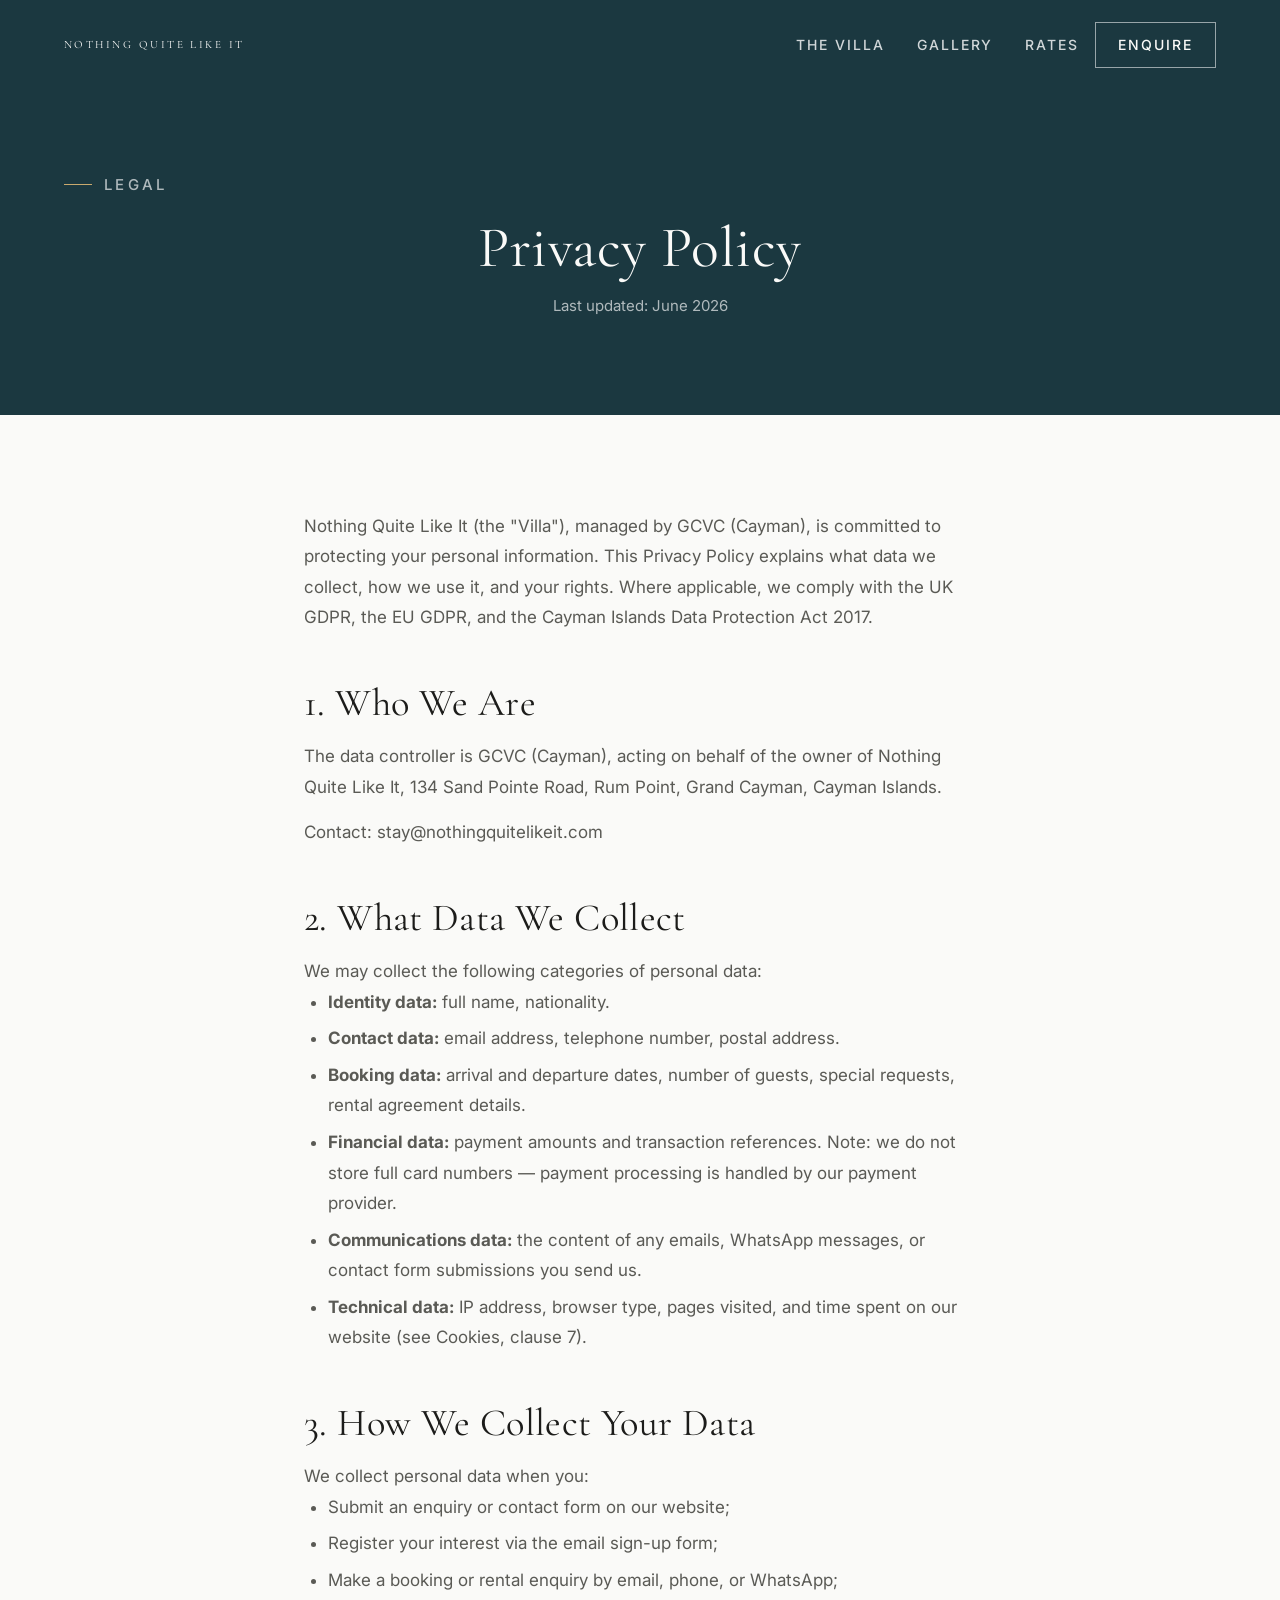
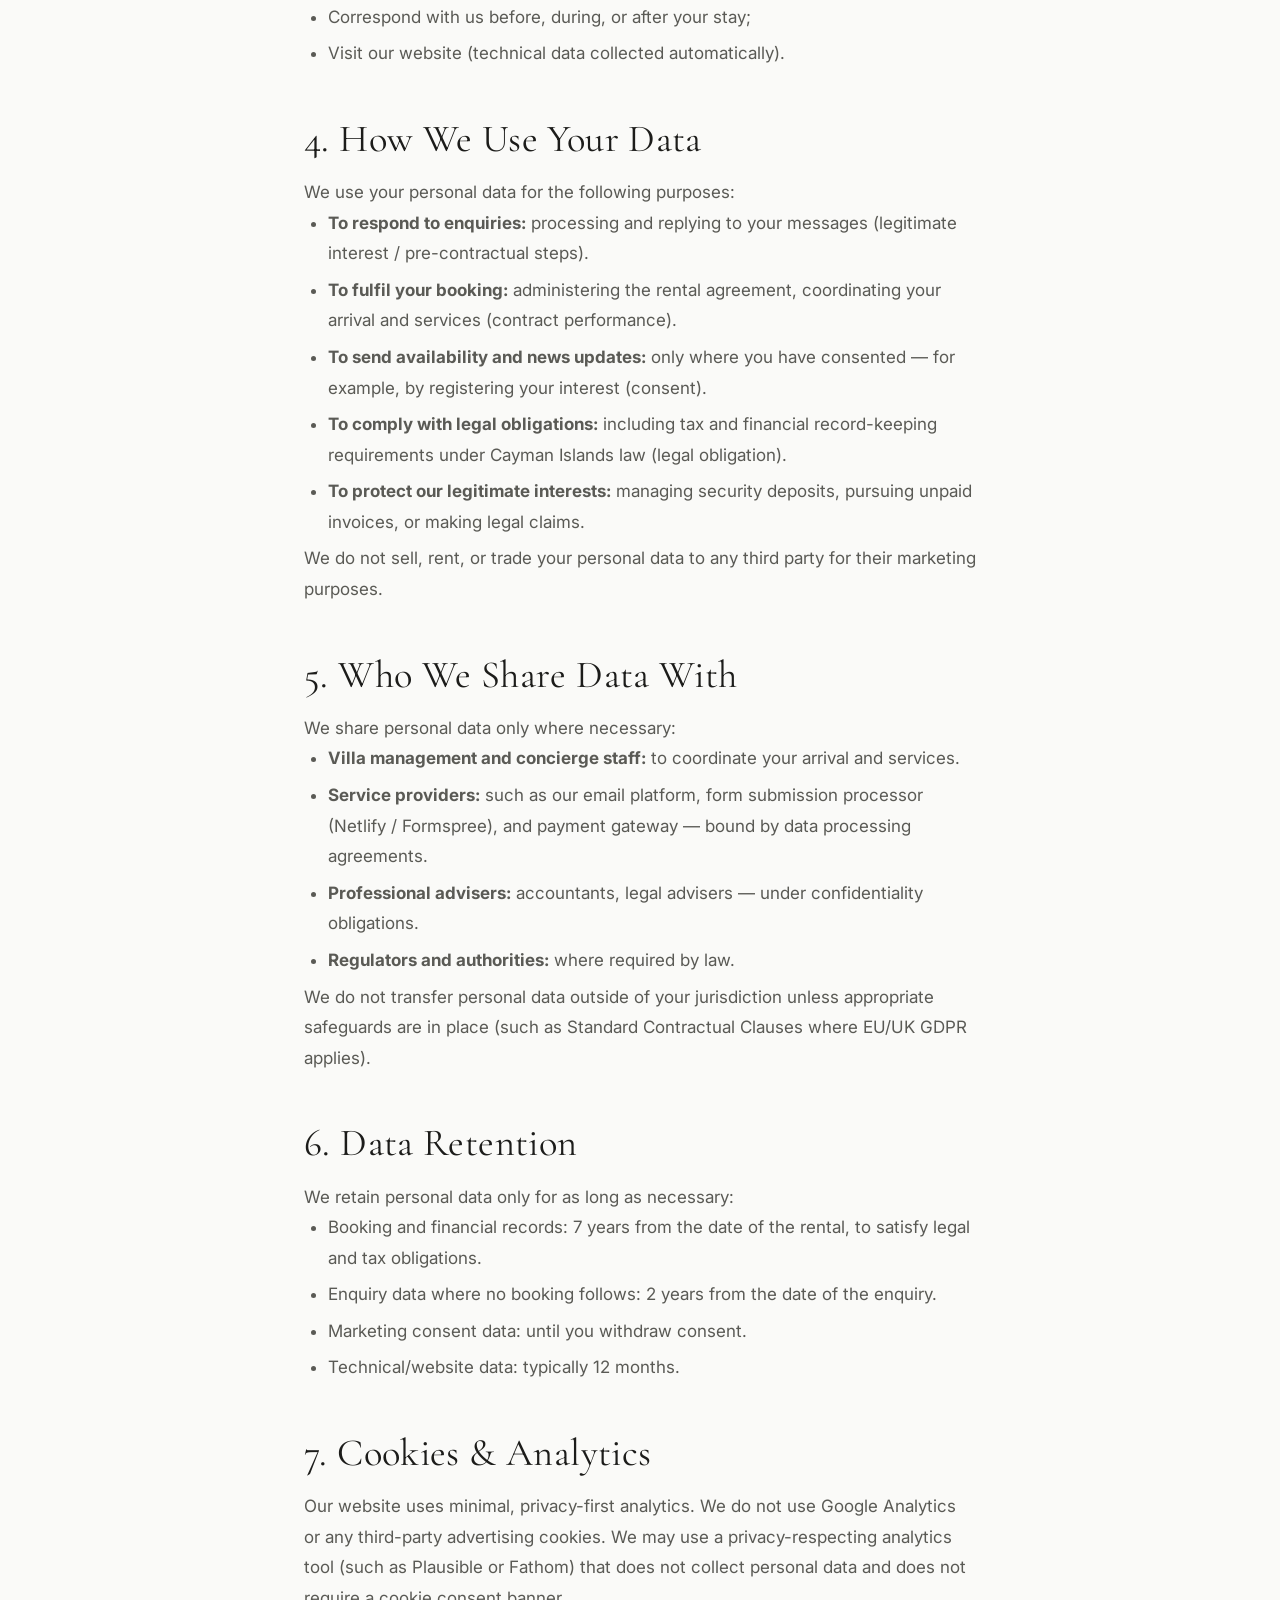
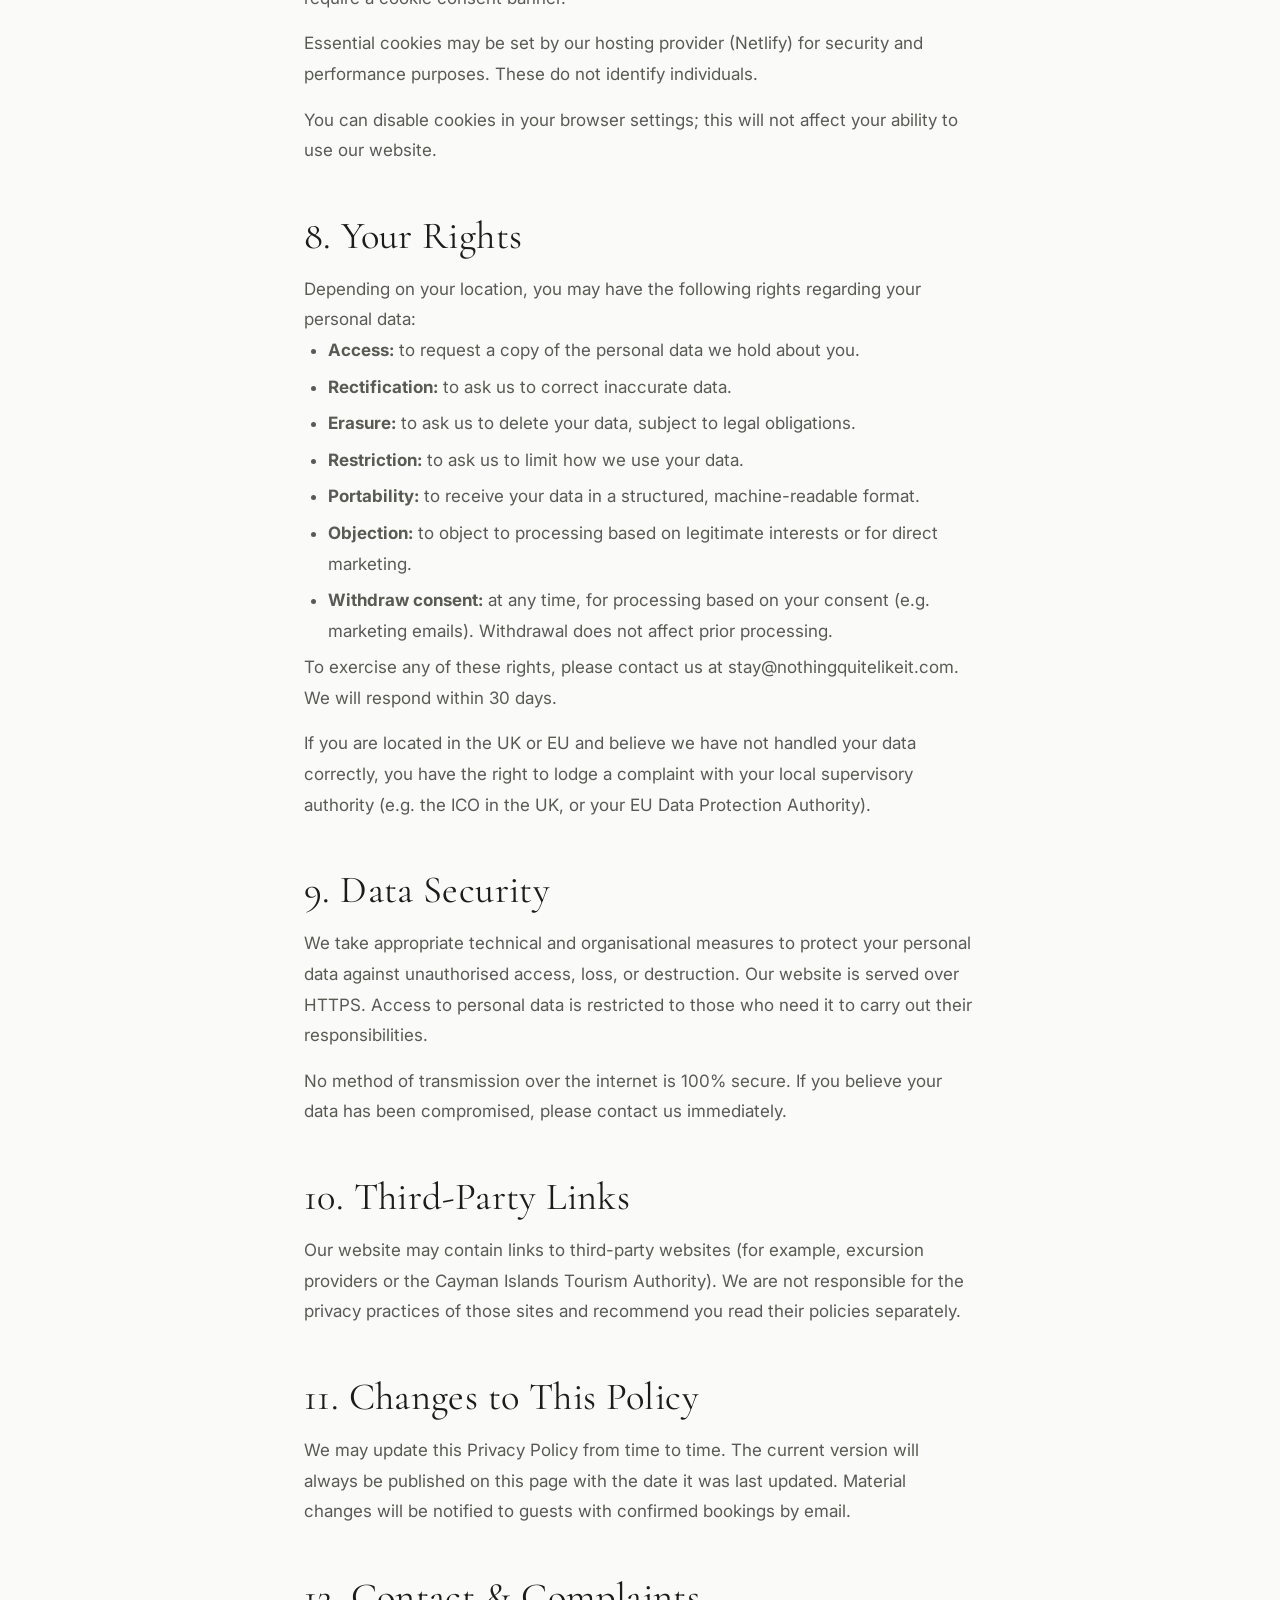
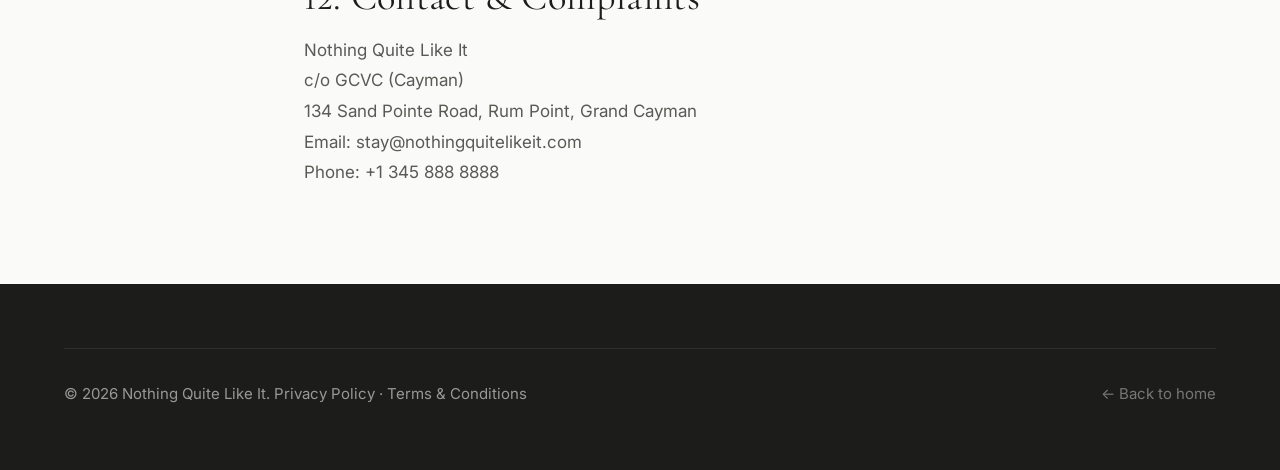
<file: privacy/index.html>
<!DOCTYPE html>
<html lang="en">
<head>
  <meta charset="UTF-8">
  <meta name="viewport" content="width=device-width, initial-scale=1.0">
  <title>Privacy Policy — Nothing Quite Like It</title>
  <meta name="description" content="Privacy policy for Nothing Quite Like It, private beachfront villa, Rum Point, Grand Cayman.">
  <meta name="robots" content="noindex">

  <link rel="icon" href="/assets/favicon.svg" type="image/svg+xml">
  <link rel="preconnect" href="https://fonts.googleapis.com">
  <link rel="preconnect" href="https://fonts.gstatic.com" crossorigin>
  <link href="https://fonts.googleapis.com/css2?family=Cormorant+Garamond:ital,wght@0,300;0,400;1,300;1,400&family=Inter:wght@300;400;500&display=swap" rel="stylesheet">

  <link rel="stylesheet" href="/css/tokens.css">
  <link rel="stylesheet" href="/css/base.css">
  <link rel="stylesheet" href="/css/main.css">
</head>
<body>

<header class="site-header scrolled" role="banner">
  <a href="/" class="header__wordmark" aria-label="Nothing Quite Like It — home">Nothing Quite Like It</a>
  <nav class="header__actions" aria-label="Primary navigation">
    <ul class="header__nav" role="list">
      <li><a href="/#story">The Villa</a></li>
      <li><a href="/#gallery">Gallery</a></li>
      <li><a href="/#rates">Rates</a></li>
    </ul>
    <a href="/#enquiry" class="btn header__cta">Enquire</a>
  </nav>
</header>

<main>
  <div class="page-hero">
    <p class="eyebrow">Legal</p>
    <h1>Privacy Policy</h1>
    <p>Last updated: June 2026</p>
  </div>

  <div class="legal-content">

    <p class="legal-intro">Nothing Quite Like It (the "Villa"), managed by GCVC (Cayman), is committed to protecting your personal information. This Privacy Policy explains what data we collect, how we use it, and your rights. Where applicable, we comply with the UK GDPR, the EU GDPR, and the Cayman Islands Data Protection Act 2017.</p>

    <!-- TODO_CONFIRM: confirm legal entity name and registration for GCVC (Cayman) -->

    <h2>1. Who We Are</h2>
    <p>The data controller is GCVC (Cayman), acting on behalf of the owner of Nothing Quite Like It, 134 Sand Pointe Road, Rum Point, Grand Cayman, Cayman Islands.</p>
    <p>Contact: <a href="mailto:stay@nothingquitelikeit.com">stay@nothingquitelikeit.com</a></p>

    <h2>2. What Data We Collect</h2>
    <p>We may collect the following categories of personal data:</p>
    <ul>
      <li><strong>Identity data:</strong> full name, nationality.</li>
      <li><strong>Contact data:</strong> email address, telephone number, postal address.</li>
      <li><strong>Booking data:</strong> arrival and departure dates, number of guests, special requests, rental agreement details.</li>
      <li><strong>Financial data:</strong> payment amounts and transaction references. Note: we do not store full card numbers — payment processing is handled by our payment provider.</li>
      <li><strong>Communications data:</strong> the content of any emails, WhatsApp messages, or contact form submissions you send us.</li>
      <li><strong>Technical data:</strong> IP address, browser type, pages visited, and time spent on our website (see Cookies, clause 7).</li>
    </ul>

    <h2>3. How We Collect Your Data</h2>
    <p>We collect personal data when you:</p>
    <ul>
      <li>Submit an enquiry or contact form on our website;</li>
      <li>Register your interest via the email sign-up form;</li>
      <li>Make a booking or rental enquiry by email, phone, or WhatsApp;</li>
      <li>Correspond with us before, during, or after your stay;</li>
      <li>Visit our website (technical data collected automatically).</li>
    </ul>

    <h2>4. How We Use Your Data</h2>
    <p>We use your personal data for the following purposes:</p>
    <ul>
      <li><strong>To respond to enquiries:</strong> processing and replying to your messages (legitimate interest / pre-contractual steps).</li>
      <li><strong>To fulfil your booking:</strong> administering the rental agreement, coordinating your arrival and services (contract performance).</li>
      <li><strong>To send availability and news updates:</strong> only where you have consented — for example, by registering your interest (consent).</li>
      <li><strong>To comply with legal obligations:</strong> including tax and financial record-keeping requirements under Cayman Islands law (legal obligation).</li>
      <li><strong>To protect our legitimate interests:</strong> managing security deposits, pursuing unpaid invoices, or making legal claims.</li>
    </ul>
    <p>We do not sell, rent, or trade your personal data to any third party for their marketing purposes.</p>

    <h2>5. Who We Share Data With</h2>
    <p>We share personal data only where necessary:</p>
    <ul>
      <li><strong>Villa management and concierge staff:</strong> to coordinate your arrival and services.</li>
      <li><strong>Service providers:</strong> such as our email platform, form submission processor (Netlify / Formspree), and payment gateway — bound by data processing agreements.</li>
      <li><strong>Professional advisers:</strong> accountants, legal advisers — under confidentiality obligations.</li>
      <li><strong>Regulators and authorities:</strong> where required by law.</li>
    </ul>
    <p>We do not transfer personal data outside of your jurisdiction unless appropriate safeguards are in place (such as Standard Contractual Clauses where EU/UK GDPR applies).</p>

    <h2>6. Data Retention</h2>
    <p>We retain personal data only for as long as necessary:</p>
    <ul>
      <li>Booking and financial records: 7 years from the date of the rental, to satisfy legal and tax obligations.</li>
      <li>Enquiry data where no booking follows: 2 years from the date of the enquiry.</li>
      <li>Marketing consent data: until you withdraw consent.</li>
      <li>Technical/website data: typically 12 months.</li>
    </ul>

    <h2>7. Cookies &amp; Analytics</h2>
    <p>Our website uses minimal, privacy-first analytics. We do not use Google Analytics or any third-party advertising cookies. We may use a privacy-respecting analytics tool (such as Plausible or Fathom) that does not collect personal data and does not require a cookie consent banner.</p>
    <!-- TODO_CONFIRM: confirm analytics tool before launch and update this clause -->
    <p>Essential cookies may be set by our hosting provider (Netlify) for security and performance purposes. These do not identify individuals.</p>
    <p>You can disable cookies in your browser settings; this will not affect your ability to use our website.</p>

    <h2>8. Your Rights</h2>
    <p>Depending on your location, you may have the following rights regarding your personal data:</p>
    <ul>
      <li><strong>Access:</strong> to request a copy of the personal data we hold about you.</li>
      <li><strong>Rectification:</strong> to ask us to correct inaccurate data.</li>
      <li><strong>Erasure:</strong> to ask us to delete your data, subject to legal obligations.</li>
      <li><strong>Restriction:</strong> to ask us to limit how we use your data.</li>
      <li><strong>Portability:</strong> to receive your data in a structured, machine-readable format.</li>
      <li><strong>Objection:</strong> to object to processing based on legitimate interests or for direct marketing.</li>
      <li><strong>Withdraw consent:</strong> at any time, for processing based on your consent (e.g. marketing emails). Withdrawal does not affect prior processing.</li>
    </ul>
    <p>To exercise any of these rights, please contact us at <a href="mailto:stay@nothingquitelikeit.com">stay@nothingquitelikeit.com</a>. We will respond within 30 days.</p>
    <p>If you are located in the UK or EU and believe we have not handled your data correctly, you have the right to lodge a complaint with your local supervisory authority (e.g. the ICO in the UK, or your EU Data Protection Authority).</p>

    <h2>9. Data Security</h2>
    <p>We take appropriate technical and organisational measures to protect your personal data against unauthorised access, loss, or destruction. Our website is served over HTTPS. Access to personal data is restricted to those who need it to carry out their responsibilities.</p>
    <p>No method of transmission over the internet is 100% secure. If you believe your data has been compromised, please contact us immediately.</p>

    <h2>10. Third-Party Links</h2>
    <p>Our website may contain links to third-party websites (for example, excursion providers or the Cayman Islands Tourism Authority). We are not responsible for the privacy practices of those sites and recommend you read their policies separately.</p>

    <h2>11. Changes to This Policy</h2>
    <p>We may update this Privacy Policy from time to time. The current version will always be published on this page with the date it was last updated. Material changes will be notified to guests with confirmed bookings by email.</p>

    <h2>12. Contact &amp; Complaints</h2>
    <p>
      Nothing Quite Like It<br>
      c/o GCVC (Cayman)<br>
      134 Sand Pointe Road, Rum Point, Grand Cayman<br>
      Email: <a href="mailto:stay@nothingquitelikeit.com">stay@nothingquitelikeit.com</a><br>
      Phone: <a href="tel:+13458888888">+1 345 888 8888</a>
    </p>

  </div><!-- /legal-content -->
</main>

<footer class="site-footer" role="contentinfo">
  <div class="container">
    <div class="footer__bottom" style="margin-top:0">
      <p>&copy; 2026 Nothing Quite Like It. <a href="/privacy/">Privacy Policy</a> · <a href="/terms/">Terms &amp; Conditions</a></p>
      <a href="/" style="color:rgba(255,255,255,0.4)">← Back to home</a>
    </div>
  </div>
</footer>

<script src="/js/main.js" defer></script>
</body>
</html>
</file>
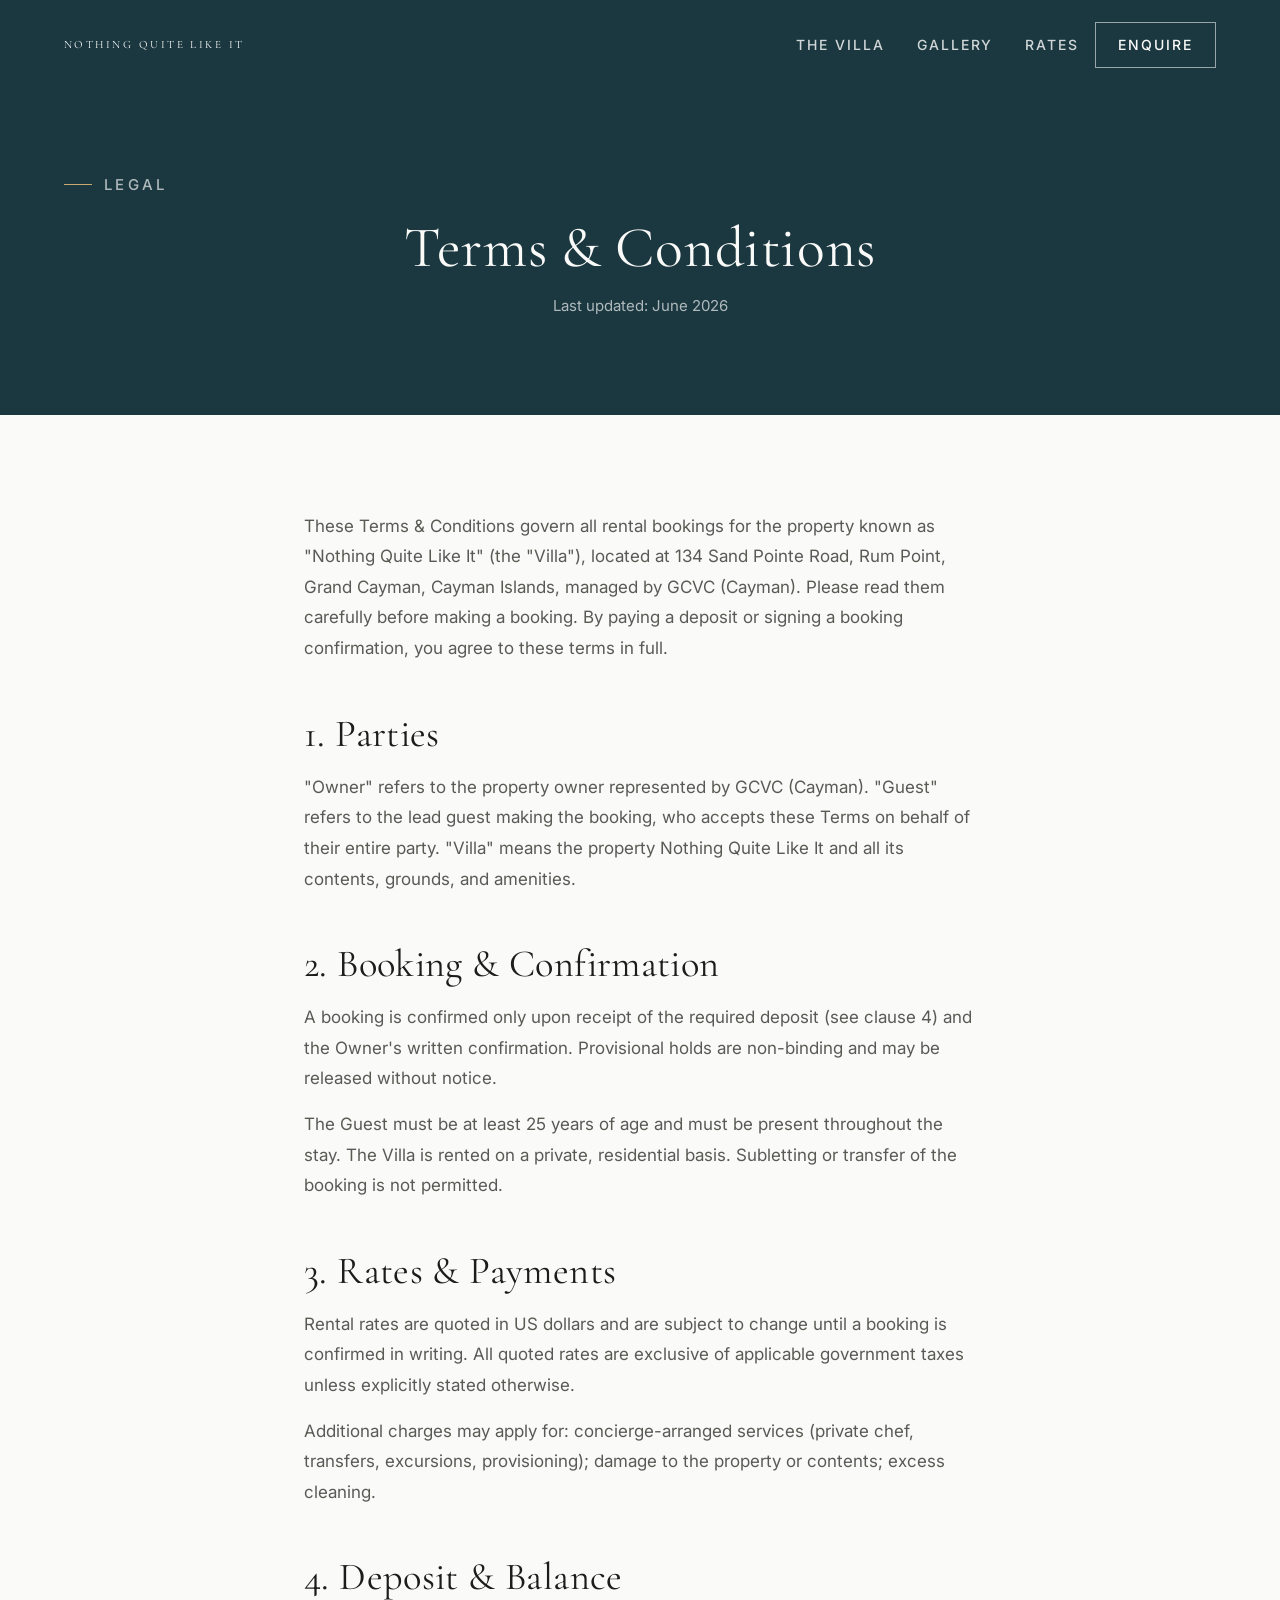
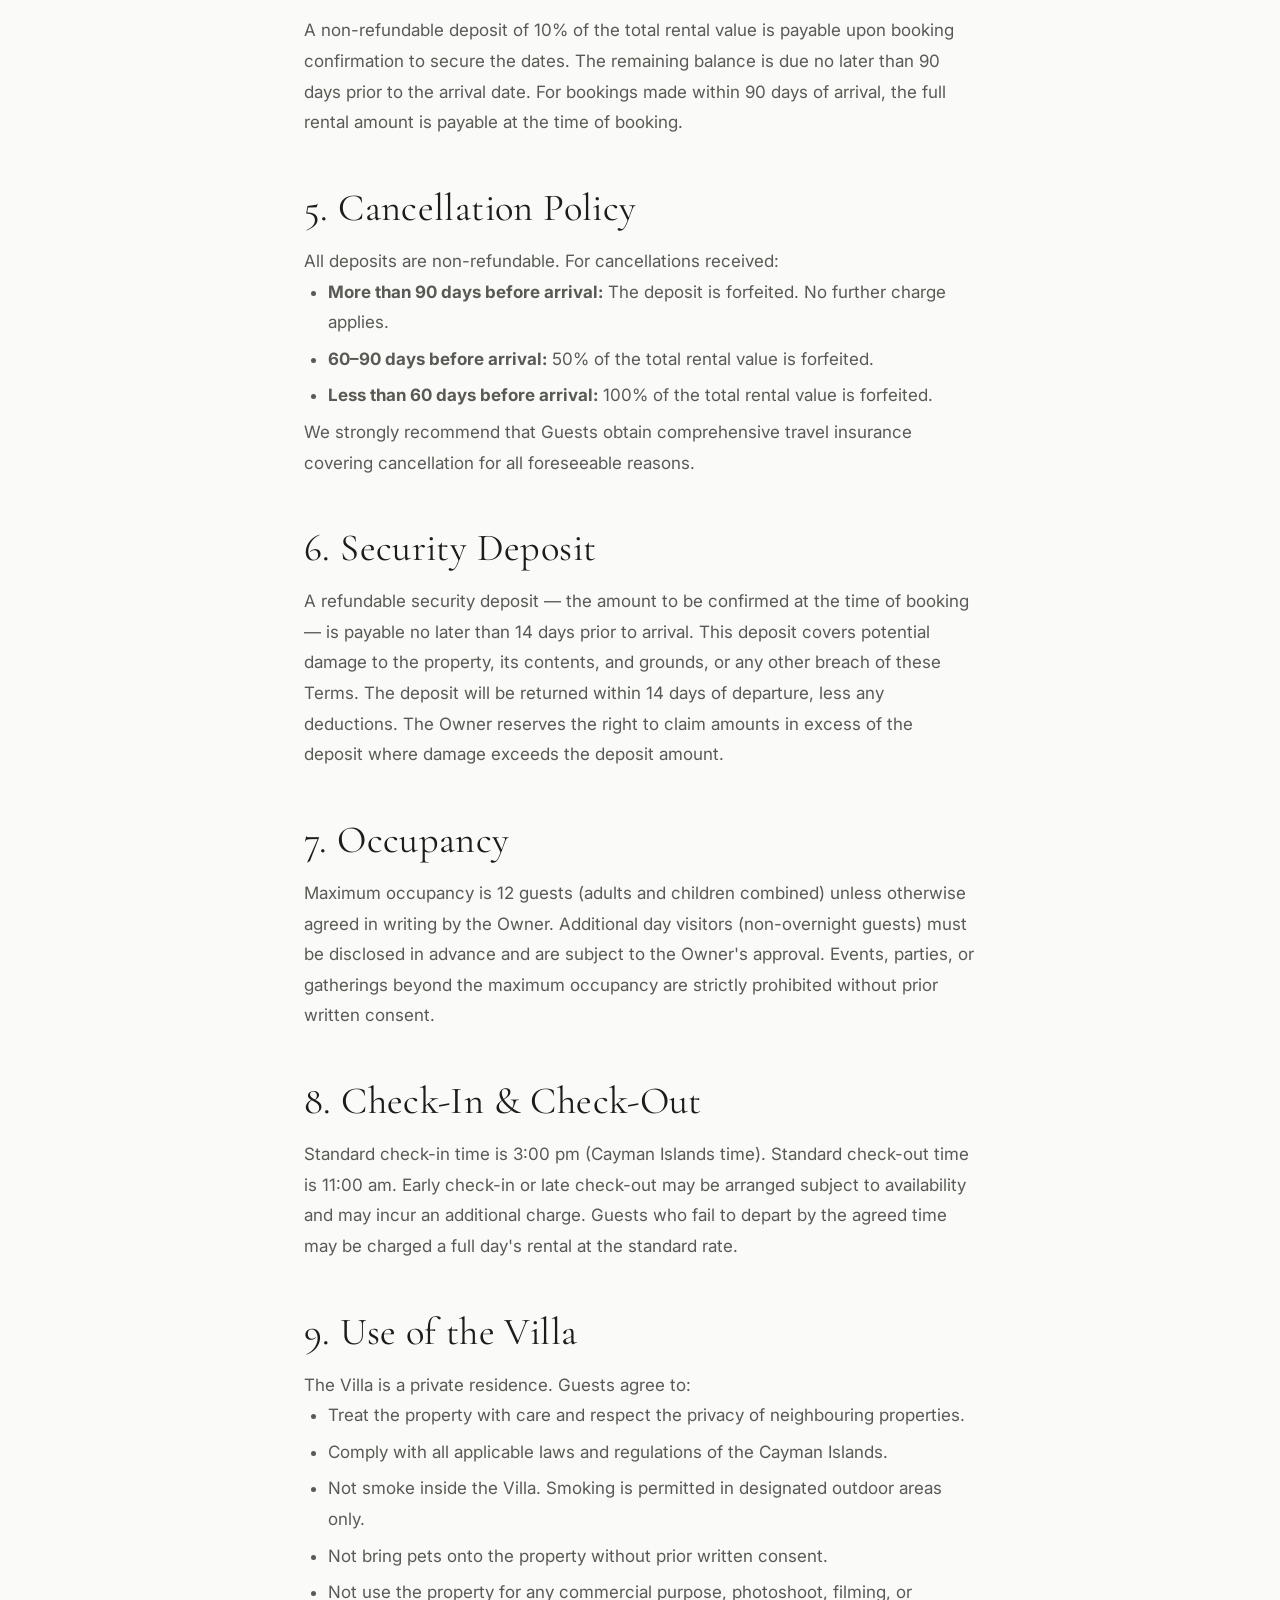
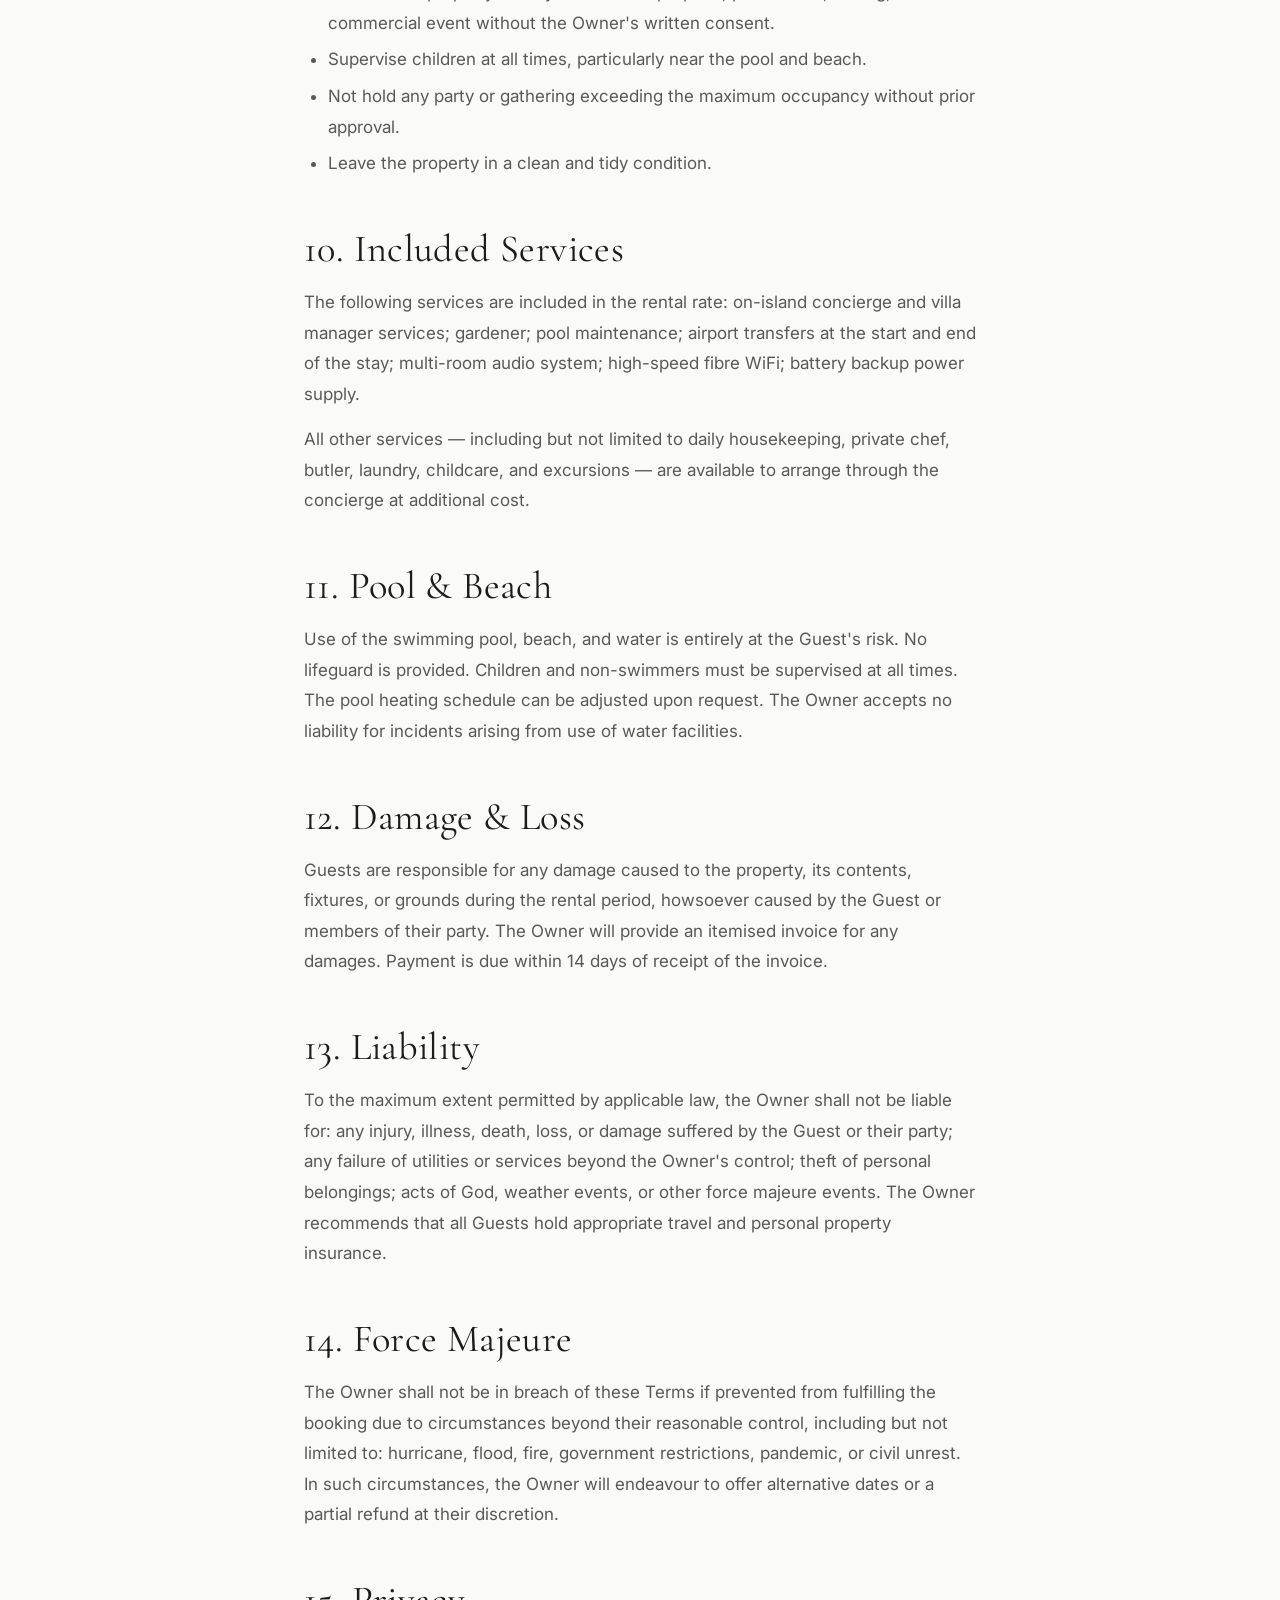
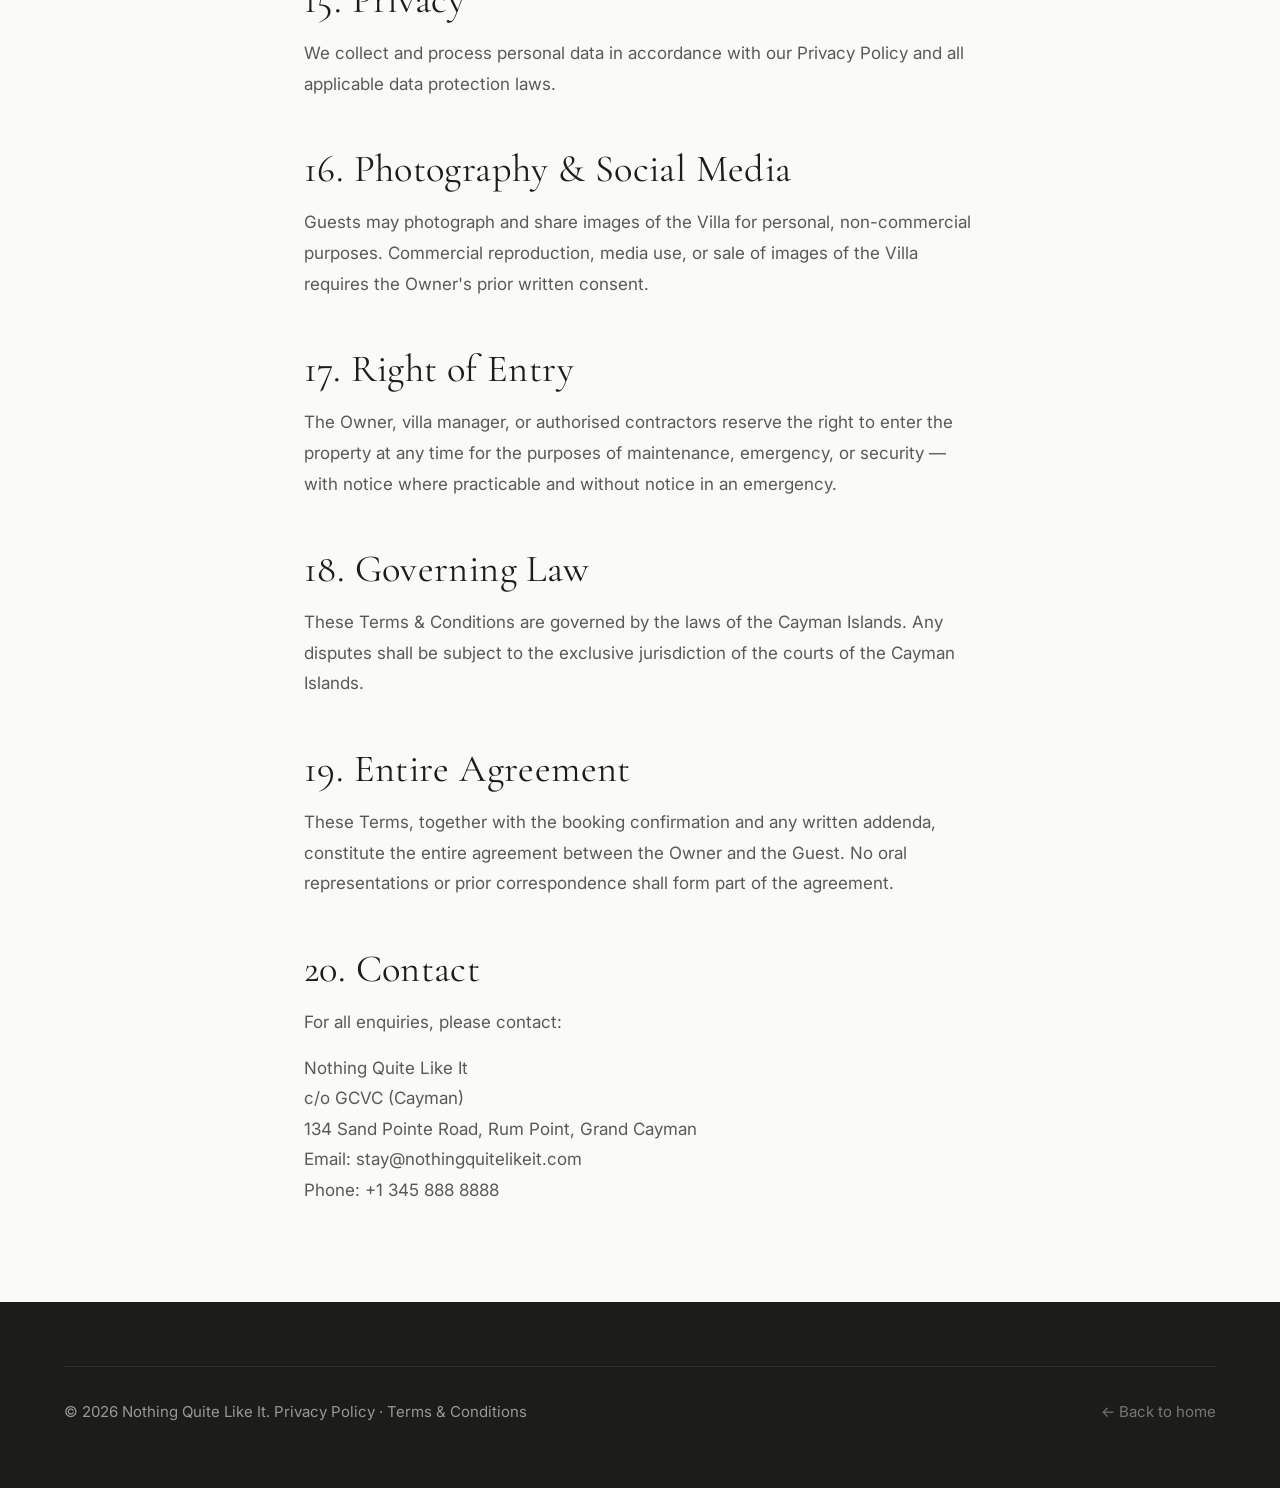
<file: terms/index.html>
<!DOCTYPE html>
<html lang="en">
<head>
  <meta charset="UTF-8">
  <meta name="viewport" content="width=device-width, initial-scale=1.0">
  <title>Terms &amp; Conditions — Nothing Quite Like It</title>
  <meta name="description" content="Rental terms and conditions for Nothing Quite Like It, private beachfront villa, Rum Point, Grand Cayman.">
  <meta name="robots" content="noindex">

  <link rel="icon" href="/assets/favicon.svg" type="image/svg+xml">
  <link rel="preconnect" href="https://fonts.googleapis.com">
  <link rel="preconnect" href="https://fonts.gstatic.com" crossorigin>
  <link href="https://fonts.googleapis.com/css2?family=Cormorant+Garamond:ital,wght@0,300;0,400;1,300;1,400&family=Inter:wght@300;400;500&display=swap" rel="stylesheet">

  <link rel="stylesheet" href="/css/tokens.css">
  <link rel="stylesheet" href="/css/base.css">
  <link rel="stylesheet" href="/css/main.css">
</head>
<body>

<header class="site-header scrolled" role="banner">
  <a href="/" class="header__wordmark" aria-label="Nothing Quite Like It — home">Nothing Quite Like It</a>
  <nav class="header__actions" aria-label="Primary navigation">
    <ul class="header__nav" role="list">
      <li><a href="/#story">The Villa</a></li>
      <li><a href="/#gallery">Gallery</a></li>
      <li><a href="/#rates">Rates</a></li>
    </ul>
    <a href="/#enquiry" class="btn header__cta">Enquire</a>
  </nav>
</header>

<main>
  <div class="page-hero">
    <p class="eyebrow">Legal</p>
    <h1>Terms &amp; Conditions</h1>
    <p>Last updated: June 2026</p>
  </div>

  <div class="legal-content">

    <p class="legal-intro">These Terms &amp; Conditions govern all rental bookings for the property known as "Nothing Quite Like It" (the "Villa"), located at 134 Sand Pointe Road, Rum Point, Grand Cayman, Cayman Islands, managed by GCVC (Cayman). Please read them carefully before making a booking. By paying a deposit or signing a booking confirmation, you agree to these terms in full.</p>

    <!-- TODO_CONFIRM: company legal name and registration number for GCVC (Cayman) -->
    <!-- TODO_CONFIRM: confirm exact address: 134 Sand Pointe Road, Rum Point -->

    <h2>1. Parties</h2>
    <p>"Owner" refers to the property owner represented by GCVC (Cayman). "Guest" refers to the lead guest making the booking, who accepts these Terms on behalf of their entire party. "Villa" means the property Nothing Quite Like It and all its contents, grounds, and amenities.</p>

    <h2>2. Booking &amp; Confirmation</h2>
    <p>A booking is confirmed only upon receipt of the required deposit (see clause 4) and the Owner's written confirmation. Provisional holds are non-binding and may be released without notice.</p>
    <p>The Guest must be at least 25 years of age and must be present throughout the stay. The Villa is rented on a private, residential basis. Subletting or transfer of the booking is not permitted.</p>

    <h2>3. Rates &amp; Payments</h2>
    <p>Rental rates are quoted in US dollars and are subject to change until a booking is confirmed in writing. All quoted rates are exclusive of applicable government taxes unless explicitly stated otherwise.</p>
    <!-- TODO_CONFIRM: confirm whether rates include or exclude the 13% Cayman tourism accommodation tax -->
    <p>Additional charges may apply for: concierge-arranged services (private chef, transfers, excursions, provisioning); damage to the property or contents; excess cleaning.</p>

    <h2>4. Deposit &amp; Balance</h2>
    <p>A non-refundable deposit of 10% of the total rental value is payable upon booking confirmation to secure the dates. The remaining balance is due no later than 90 days prior to the arrival date. For bookings made within 90 days of arrival, the full rental amount is payable at the time of booking.</p>
    <!-- TODO_CONFIRM: confirm the deposit percentage and payment schedule with owner -->

    <h2>5. Cancellation Policy</h2>
    <p>All deposits are non-refundable. For cancellations received:</p>
    <ul>
      <li><strong>More than 90 days before arrival:</strong> The deposit is forfeited. No further charge applies.</li>
      <li><strong>60–90 days before arrival:</strong> 50% of the total rental value is forfeited.</li>
      <li><strong>Less than 60 days before arrival:</strong> 100% of the total rental value is forfeited.</li>
    </ul>
    <p>We strongly recommend that Guests obtain comprehensive travel insurance covering cancellation for all foreseeable reasons.</p>
    <!-- TODO_CONFIRM: confirm exact cancellation tiers with owner -->

    <h2>6. Security Deposit</h2>
    <p>A refundable security deposit — the amount to be confirmed at the time of booking — is payable no later than 14 days prior to arrival. This deposit covers potential damage to the property, its contents, and grounds, or any other breach of these Terms. The deposit will be returned within 14 days of departure, less any deductions. The Owner reserves the right to claim amounts in excess of the deposit where damage exceeds the deposit amount.</p>
    <!-- TODO_CONFIRM: confirm security deposit amount with owner -->

    <h2>7. Occupancy</h2>
    <p>Maximum occupancy is 12 guests (adults and children combined) unless otherwise agreed in writing by the Owner. Additional day visitors (non-overnight guests) must be disclosed in advance and are subject to the Owner's approval. Events, parties, or gatherings beyond the maximum occupancy are strictly prohibited without prior written consent.</p>
    <!-- TODO_CONFIRM: confirm government-licensed maximum occupancy number -->

    <h2>8. Check-In &amp; Check-Out</h2>
    <p>Standard check-in time is 3:00 pm (Cayman Islands time). Standard check-out time is 11:00 am. Early check-in or late check-out may be arranged subject to availability and may incur an additional charge. Guests who fail to depart by the agreed time may be charged a full day's rental at the standard rate.</p>
    <!-- TODO_CONFIRM: confirm exact check-in/out times with owner -->

    <h2>9. Use of the Villa</h2>
    <p>The Villa is a private residence. Guests agree to:</p>
    <ul>
      <li>Treat the property with care and respect the privacy of neighbouring properties.</li>
      <li>Comply with all applicable laws and regulations of the Cayman Islands.</li>
      <li>Not smoke inside the Villa. Smoking is permitted in designated outdoor areas only.</li>
      <li>Not bring pets onto the property without prior written consent.</li>
      <li>Not use the property for any commercial purpose, photoshoot, filming, or commercial event without the Owner's written consent.</li>
      <li>Supervise children at all times, particularly near the pool and beach.</li>
      <li>Not hold any party or gathering exceeding the maximum occupancy without prior approval.</li>
      <li>Leave the property in a clean and tidy condition.</li>
    </ul>

    <h2>10. Included Services</h2>
    <p>The following services are included in the rental rate: on-island concierge and villa manager services; gardener; pool maintenance; airport transfers at the start and end of the stay; multi-room audio system; high-speed fibre WiFi; battery backup power supply.</p>
    <p>All other services — including but not limited to daily housekeeping, private chef, butler, laundry, childcare, and excursions — are available to arrange through the concierge at additional cost.</p>

    <h2>11. Pool &amp; Beach</h2>
    <p>Use of the swimming pool, beach, and water is entirely at the Guest's risk. No lifeguard is provided. Children and non-swimmers must be supervised at all times. The pool heating schedule can be adjusted upon request. The Owner accepts no liability for incidents arising from use of water facilities.</p>

    <h2>12. Damage &amp; Loss</h2>
    <p>Guests are responsible for any damage caused to the property, its contents, fixtures, or grounds during the rental period, howsoever caused by the Guest or members of their party. The Owner will provide an itemised invoice for any damages. Payment is due within 14 days of receipt of the invoice.</p>

    <h2>13. Liability</h2>
    <p>To the maximum extent permitted by applicable law, the Owner shall not be liable for: any injury, illness, death, loss, or damage suffered by the Guest or their party; any failure of utilities or services beyond the Owner's control; theft of personal belongings; acts of God, weather events, or other force majeure events. The Owner recommends that all Guests hold appropriate travel and personal property insurance.</p>

    <h2>14. Force Majeure</h2>
    <p>The Owner shall not be in breach of these Terms if prevented from fulfilling the booking due to circumstances beyond their reasonable control, including but not limited to: hurricane, flood, fire, government restrictions, pandemic, or civil unrest. In such circumstances, the Owner will endeavour to offer alternative dates or a partial refund at their discretion.</p>

    <h2>15. Privacy</h2>
    <p>We collect and process personal data in accordance with our <a href="/privacy/">Privacy Policy</a> and all applicable data protection laws.</p>

    <h2>16. Photography &amp; Social Media</h2>
    <p>Guests may photograph and share images of the Villa for personal, non-commercial purposes. Commercial reproduction, media use, or sale of images of the Villa requires the Owner's prior written consent.</p>

    <h2>17. Right of Entry</h2>
    <p>The Owner, villa manager, or authorised contractors reserve the right to enter the property at any time for the purposes of maintenance, emergency, or security — with notice where practicable and without notice in an emergency.</p>

    <h2>18. Governing Law</h2>
    <p>These Terms &amp; Conditions are governed by the laws of the Cayman Islands. Any disputes shall be subject to the exclusive jurisdiction of the courts of the Cayman Islands.</p>

    <h2>19. Entire Agreement</h2>
    <p>These Terms, together with the booking confirmation and any written addenda, constitute the entire agreement between the Owner and the Guest. No oral representations or prior correspondence shall form part of the agreement.</p>

    <h2>20. Contact</h2>
    <p>For all enquiries, please contact:</p>
    <p>
      Nothing Quite Like It<br>
      c/o GCVC (Cayman)<br>
      134 Sand Pointe Road, Rum Point, Grand Cayman<br>
      Email: <a href="mailto:stay@nothingquitelikeit.com">stay@nothingquitelikeit.com</a><br>
      Phone: <a href="tel:+13458888888">+1 345 888 8888</a>
    </p>

  </div><!-- /legal-content -->
</main>

<footer class="site-footer" role="contentinfo">
  <div class="container">
    <div class="footer__bottom" style="margin-top:0">
      <p>&copy; 2026 Nothing Quite Like It. <a href="/privacy/">Privacy Policy</a> · <a href="/terms/">Terms &amp; Conditions</a></p>
      <a href="/" style="color:rgba(255,255,255,0.4)">← Back to home</a>
    </div>
  </div>
</footer>

<script src="/js/main.js" defer></script>
</body>
</html>
</file>
<file: css/tokens.css>
/* ============================================================
   NOTHING QUITE LIKE IT — Design tokens
   ============================================================ */
:root {
  /* Brand colours */
  --c-teal:        #1B3840;   /* Primary — dark teal (from brand identity) */
  --c-teal-hover:  #254e5a;   /* Hover state */
  --c-teal-bright: #28B4B4;   /* Accent bar / eyebrow highlight */
  --c-gold:        #C9A96E;   /* Gold divider / accent */
  --c-white:       #FAFAF8;   /* Page background */
  --c-ink:         #1C1C1A;   /* Body text */
  --c-ink-light:   #5a5a55;   /* Secondary text */
  --c-mist:        #F2F2EF;   /* Alternate section bg */
  --c-border:      #E0E0DB;   /* Dividers */
  --c-overlay:     rgba(17, 40, 46, 0.58);  /* Hero overlay */

  /* Typography */
  --f-display: 'Cormorant Garamond', Georgia, serif;
  --f-body:    'Inter', system-ui, -apple-system, sans-serif;

  /* Type scale — fluid */
  --t-hero:   clamp(2.75rem, 7vw, 7.5rem);
  --t-h1:     clamp(2.25rem, 4.5vw, 4rem);
  --t-h2:     clamp(1.75rem, 3vw,   2.75rem);
  --t-h3:     clamp(1.3rem,  2.2vw, 1.75rem);
  --t-lead:   clamp(1.0625rem, 1.3vw, 1.2rem);
  --t-body:   1.0625rem;
  --t-small:  0.9375rem;
  --t-label:  0.875rem;

  /* Spacing */
  --s-xs:  0.5rem;
  --s-sm:  1rem;
  --s-md:  2rem;
  --s-lg:  4rem;
  --s-xl:  6rem;
  --s-2xl: 9rem;

  /* Layout */
  --max-w:  1440px;
  --gutter: clamp(1.25rem, 5vw, 4rem);

  /* Motion */
  --ease-luxury: cubic-bezier(0.25, 0.1, 0.25, 1);
  --ease-reveal: cubic-bezier(0.16, 1, 0.3, 1);
  --dur-fast:  180ms;
  --dur-mid:   360ms;
  --dur-slow:  640ms;
  --dur-xslow: 1200ms;

  /* Elevation */
  --shadow-xs: 0 1px 2px rgba(17, 40, 46, 0.06);
  --shadow-sm: 0 2px 8px  rgba(17, 40, 46, 0.08);
  --shadow-md: 0 6px 24px rgba(17, 40, 46, 0.10);
  --shadow-lg: 0 16px 56px rgba(17, 40, 46, 0.14);

  /* Z-index ladder */
  --z-base:       1;
  --z-gallery:  100;
  --z-lightbox: 200;
  --z-header:   300;
  --z-mobile:   400;
}
</file>
<file: css/base.css>
/* ============================================================
   NOTHING QUITE LIKE IT — Base / reset / utilities
   ============================================================ */

/* Reset */
*, *::before, *::after { box-sizing: border-box; margin: 0; padding: 0; }
html { scroll-behavior: smooth; -webkit-text-size-adjust: 100%; }

@media (prefers-reduced-motion: reduce) {
  html { scroll-behavior: auto; }
  *, *::before, *::after {
    animation-duration:        0.01ms !important;
    animation-iteration-count: 1      !important;
    transition-duration:       0.01ms !important;
    scroll-behavior:           auto   !important;
  }
}

body {
  font-family: var(--f-body);
  font-size:   var(--t-body);
  line-height: 1.68;
  color:       var(--c-ink);
  background:  var(--c-white);
  -webkit-font-smoothing: antialiased;
  overflow-x: hidden;
}

img, video { display: block; max-width: 100%; height: auto; }
a { color: inherit; text-decoration: none; }
button { font: inherit; cursor: pointer; border: none; background: none; }
ul, ol { list-style: none; }
input, textarea, select { font: inherit; }

/* ── Layout helpers ────────────────────────────────────────── */
.container {
  width: 100%;
  max-width: var(--max-w);
  margin-inline: auto;
  padding-inline: var(--gutter);
}

.section { padding-block: var(--s-xl); }
.section--alt { background: var(--c-mist); }
.section--dark {
  background: var(--c-teal);
  color: var(--c-white);
}

/* ── Typography ────────────────────────────────────────────── */
h1, h2, h3, h4 {
  font-family: var(--f-display);
  font-weight: 400;
  line-height: 1.15;
  letter-spacing: 0.01em;
}

.eyebrow {
  font-family: var(--f-body);
  font-size:   var(--t-label);
  font-weight: 500;
  letter-spacing: 0.22em;
  text-transform: uppercase;
  color: var(--c-teal-bright);
  display: flex;
  align-items: center;
  gap: 0.75rem;
  margin-bottom: 1.125rem;
}
.eyebrow::before {
  content: '';
  display: block;
  width: 1.75rem;
  height: 1.5px;
  background: var(--c-gold);
  flex-shrink: 0;
}

.section--dark .eyebrow { color: var(--c-gold); }
.section--dark .eyebrow::before { background: rgba(255,255,255,0.35); }

p + p { margin-top: 1em; }

/* ── Buttons ───────────────────────────────────────────────── */
.btn {
  display: inline-flex;
  align-items: center;
  justify-content: center;
  gap: 0.5rem;
  padding: 1.125rem 2.5rem;
  font-family: var(--f-body);
  font-size:   1.0625rem;
  font-weight: 500;
  letter-spacing: 0.12em;
  text-transform: uppercase;
  transition: background var(--dur-fast) var(--ease-luxury),
              color      var(--dur-fast) var(--ease-luxury),
              border-color var(--dur-fast) var(--ease-luxury);
  min-height: 56px;
  white-space: nowrap;
}

.btn--primary {
  background: var(--c-teal);
  color: var(--c-white);
  border: 1.5px solid var(--c-teal);
}
.btn--primary:hover, .btn--primary:focus-visible {
  background: var(--c-teal-hover);
  border-color: var(--c-teal-hover);
}

.btn--outline {
  background: transparent;
  color: var(--c-white);
  border: 1.5px solid rgba(255,255,255,0.55);
}
.btn--outline:hover, .btn--outline:focus-visible {
  background: rgba(255,255,255,0.1);
  border-color: var(--c-white);
}

.btn--outline-dark {
  background: transparent;
  color: var(--c-teal);
  border: 1.5px solid var(--c-teal);
}
.btn--outline-dark:hover, .btn--outline-dark:focus-visible {
  background: var(--c-teal);
  color: var(--c-white);
}

/* Focus styles */
:focus-visible {
  outline: 2px solid var(--c-teal-bright);
  outline-offset: 3px;
}

/* ── Reveal animation ──────────────────────────────────────── */
.reveal {
  opacity: 0;
  transform: translateY(20px);
  transition: opacity var(--dur-slow) var(--ease-reveal),
              transform var(--dur-slow) var(--ease-reveal);
}
.reveal.visible { opacity: 1; transform: translateY(0); }

.reveal--d1 { transition-delay: 80ms; }
.reveal--d2 { transition-delay: 160ms; }
.reveal--d3 { transition-delay: 240ms; }
.reveal--d4 { transition-delay: 320ms; }
.reveal--d5 { transition-delay: 400ms; }

/* ── Gold rule ─────────────────────────────────────────────── */
.gold-rule {
  display: block;
  width: 2.5rem;
  height: 1.5px;
  background: var(--c-gold);
  margin-block: 1.5rem;
}

/* ── Renderings note ───────────────────────────────────────── */
.renderings-note {
  font-size: var(--t-label);
  letter-spacing: 0.1em;
  text-transform: uppercase;
  color: var(--c-ink-light);
  opacity: 0.75;
}
</file>
<file: css/main.css>
/* ============================================================
   NOTHING QUITE LIKE IT — Main stylesheet
   All section styles in document order
   ============================================================ */

/* ── HEADER ────────────────────────────────────────────────── */
.site-header {
  position: fixed;
  inset-block-start: 0;
  inset-inline: 0;
  z-index: var(--z-header);
  display: flex;
  align-items: center;
  justify-content: space-between;
  padding: 1.375rem var(--gutter);
  transition: background var(--dur-mid) var(--ease-luxury),
              box-shadow  var(--dur-mid) var(--ease-luxury),
              padding      var(--dur-mid) var(--ease-luxury);
}
.site-header.scrolled {
  background: var(--c-white);
  box-shadow: var(--shadow-sm);
  padding-block: 0.875rem;
}

.header__wordmark {
  font-family: var(--f-display);
  font-size: 0.7rem;
  font-weight: 400;
  letter-spacing: 0.22em;
  text-transform: uppercase;
  color: var(--c-white);
  transition: color var(--dur-mid);
  line-height: 1;
  white-space: nowrap;
}
.site-header.scrolled .header__wordmark { color: var(--c-teal); }

.header__actions { display: flex; align-items: center; gap: 1rem; }

.header__nav {
  display: none;
}
@media (min-width: 900px) {
  .header__nav {
    display: flex;
    gap: 2rem;
    list-style: none;
  }
  .header__nav a {
    font-size: var(--t-label);
    font-weight: 500;
    letter-spacing: 0.14em;
    text-transform: uppercase;
    color: rgba(255,255,255,0.8);
    transition: color var(--dur-fast);
  }
  .site-header.scrolled .header__nav a { color: var(--c-ink-light); }
  .header__nav a:hover { color: var(--c-white); }
  .site-header.scrolled .header__nav a:hover { color: var(--c-teal); }
}

.header__cta {
  font-size: var(--t-label);
  font-weight: 500;
  letter-spacing: 0.14em;
  text-transform: uppercase;
  padding: 0.625rem 1.375rem;
  min-height: 44px;
  border: 1.5px solid rgba(255,255,255,0.55);
  color: var(--c-white);
  background: transparent;
  transition: all var(--dur-fast);
}
.header__cta:hover { background: rgba(255,255,255,0.12); border-color: var(--c-white); }
.site-header.scrolled .header__cta {
  border-color: var(--c-teal);
  color: var(--c-teal);
}
.site-header.scrolled .header__cta:hover {
  background: var(--c-teal);
  color: var(--c-white);
}

/* Mobile hamburger */
.header__menu-btn {
  display: flex;
  flex-direction: column;
  justify-content: center;
  gap: 5px;
  width: 44px;
  height: 44px;
  padding: 10px;
  color: var(--c-white);
  transition: color var(--dur-mid);
}
.site-header.scrolled .header__menu-btn { color: var(--c-teal); }
.header__menu-btn span {
  display: block;
  width: 22px;
  height: 1.5px;
  background: currentColor;
  transition: transform var(--dur-mid), opacity var(--dur-mid);
  transform-origin: center;
}
.header__menu-btn[aria-expanded="true"] span:nth-child(1) { transform: translateY(6.5px) rotate(45deg); }
.header__menu-btn[aria-expanded="true"] span:nth-child(2) { opacity: 0; }
.header__menu-btn[aria-expanded="true"] span:nth-child(3) { transform: translateY(-6.5px) rotate(-45deg); }
@media (min-width: 900px) { .header__menu-btn { display: none; } }

/* Mobile nav drawer */
.mobile-nav {
  position: fixed;
  inset: 0;
  background: var(--c-teal);
  z-index: calc(var(--z-header) - 1);
  display: flex;
  flex-direction: column;
  align-items: center;
  justify-content: center;
  gap: 2.5rem;
  opacity: 0;
  pointer-events: none;
  transition: opacity var(--dur-mid) var(--ease-luxury);
}
.mobile-nav.open { opacity: 1; pointer-events: all; }
.mobile-nav a {
  font-family: var(--f-display);
  font-size: clamp(1.75rem, 4vw, 2.5rem);
  font-weight: 300;
  letter-spacing: 0.08em;
  color: var(--c-white);
  transition: color var(--dur-fast);
}
.mobile-nav a:hover { color: var(--c-gold); }

/* ── HERO ──────────────────────────────────────────────────── */
.hero {
  position: relative;
  height: 100svh;
  min-height: 580px;
  display: flex;
  align-items: center;
  justify-content: center;
  overflow: hidden;
}

.hero__bg {
  position: absolute;
  inset: 0;
  width: 100%;
  height: 100%;
  object-fit: cover;
  object-position: center;
}

.hero__overlay {
  position: absolute;
  inset: 0;
  background: linear-gradient(
    160deg,
    rgba(17, 40, 46, 0.28) 0%,
    rgba(17, 40, 46, 0.52) 55%,
    rgba(17, 40, 46, 0.68) 100%
  );
}

.hero__content {
  position: relative;
  text-align: center;
  color: var(--c-white);
  padding-inline: var(--gutter);
  max-width: 1100px;
  width: 100%;
}

.hero__location {
  font-family: var(--f-body);
  font-size: var(--t-label);
  letter-spacing: 0.28em;
  text-transform: uppercase;
  color: var(--c-gold);
  margin-bottom: 1.5rem;
  opacity: 0;
  animation: fadeUp 1s var(--ease-reveal) 0.3s forwards;
}

.hero__wipe-title {
  clip-path: inset(0 0 100% 0);
  animation: wipeDown 5.6s cubic-bezier(0.16, 1, 0.3, 1) 0.2s forwards;
}

.hero__wipe-subtitle {
  clip-path: inset(0 0 100% 0);
  animation: wipeDown 5.6s cubic-bezier(0.16, 1, 0.3, 1) 3.8s forwards;
}

.hero__wipe-actions {
  clip-path: inset(0 0 100% 0);
  animation: wipeDown 2.8s cubic-bezier(0.16, 1, 0.3, 1) 5.4s forwards;
}

.hero__actions {
  display: flex;
  gap: 1rem;
  justify-content: center;
  flex-wrap: wrap;
}

.hero__name {
  font-family: var(--f-display);
  font-size: clamp(1.25rem, 5.2vw, 5.5rem);
  font-weight: 300;
  letter-spacing: 0.14em;
  text-transform: uppercase;
  line-height: 1.05;
  white-space: nowrap;
  margin-bottom: 1.25rem;
}

.hero__tagline {
  font-family: var(--f-display);
  font-size: clamp(1.375rem, 2.4vw, 2rem);
  font-weight: 300;
  font-style: italic;
  margin-bottom: 2.75rem;
  color: rgba(255,255,255,0.88);
}

.hero__actions {
  display: flex;
  gap: 1rem;
  justify-content: center;
  flex-wrap: wrap;
}

@keyframes wipeDown {
  from { clip-path: inset(0 0 100% 0); }
  to   { clip-path: inset(0 0 0% 0); }
}

@keyframes fadeUp {
  from { opacity: 0; transform: translateY(18px); }
  to   { opacity: 1; transform: translateY(0); }
}

.hero__scroll-cue {
  position: absolute;
  bottom: 2rem;
  left: 50%;
  transform: translateX(-50%);
  display: flex;
  flex-direction: column;
  align-items: center;
  gap: 0.5rem;
  color: rgba(255,255,255,0.5);
  font-size: 0.5625rem;
  letter-spacing: 0.22em;
  text-transform: uppercase;
}
.hero__scroll-cue::after {
  content: '';
  width: 1px;
  height: 40px;
  background: rgba(255,255,255,0.35);
  animation: scrollPulse 2.2s ease-in-out infinite;
}
@keyframes scrollPulse {
  0%,100% { opacity: 0.3; transform: scaleY(0.4); }
  50%     { opacity: 0.8; transform: scaleY(1); }
}

/* ── STORY ─────────────────────────────────────────────────── */
.story {
  display: grid;
  grid-template-columns: 1fr;
  gap: 0;
}
@media (min-width: 900px) {
  .story { grid-template-columns: 1fr 1fr; min-height: 600px; }
}

.story__image {
  position: relative;
  min-height: 420px;
  overflow: hidden;
}
.story__image img {
  width: 100%;
  height: 100%;
  object-fit: cover;
  object-position: center;
  transition: transform var(--dur-xslow) var(--ease-luxury);
}
.story__image:hover img { transform: scale(1.03); }

.story__content {
  background: var(--c-white);
  padding: var(--s-xl) var(--gutter);
  display: flex;
  flex-direction: column;
  justify-content: center;
  max-width: 580px;
}
@media (min-width: 900px) {
  .story__content { padding: var(--s-2xl) var(--s-xl); }
}

.story__content h2 { font-size: var(--t-h1); margin-bottom: 1.5rem; }
.story__content p { color: var(--c-ink-light); line-height: 1.8; }
.story__content p + p { margin-top: 1.25em; }

.story__pedigree {
  margin-top: 2.5rem;
  padding-top: 2rem;
  border-top: 1px solid var(--c-border);
  display: flex;
  gap: 2rem;
  flex-wrap: wrap;
}
.story__credit strong {
  display: block;
  font-family: var(--f-display);
  font-size: 1rem;
  font-weight: 400;
  letter-spacing: 0.03em;
  margin-bottom: 0.25rem;
}
.story__credit span { font-size: var(--t-small); color: var(--c-ink-light); }

/* ── GALLERY ───────────────────────────────────────────────── */
.gallery { padding-block: 0; }

.gallery__intro {
  padding: var(--s-xl) var(--gutter) var(--s-lg);
  text-align: center;
  max-width: 640px;
  margin-inline: auto;
}
.gallery__intro h2 { font-size: var(--t-h1); margin-bottom: 0.75rem; }
.gallery__intro p { color: var(--c-ink-light); }

.gallery__filter {
  display: flex;
  gap: 0.5rem;
  justify-content: center;
  flex-wrap: wrap;
  margin-top: 1.75rem;
  margin-bottom: 2.5rem;
  padding-inline: var(--gutter);
}
.gallery__filter-btn {
  font-size: var(--t-label);
  font-weight: 500;
  letter-spacing: 0.14em;
  text-transform: uppercase;
  padding: 0.5rem 1.125rem;
  min-height: 44px;
  border: 1px solid var(--c-border);
  color: var(--c-ink-light);
  background: transparent;
  transition: all var(--dur-fast);
}
.gallery__filter-btn:hover,
.gallery__filter-btn.active {
  background: var(--c-teal);
  border-color: var(--c-teal);
  color: var(--c-white);
}

.gallery__grid {
  display: grid;
  grid-template-columns: repeat(2, 1fr);
  grid-auto-rows: 240px;
  gap: 8px;
}
@media (min-width: 700px)  {
  .gallery__grid {
    grid-template-columns: repeat(3, 1fr);
    grid-auto-rows: 300px;
  }
}

.gallery__item {
  position: relative;
  overflow: hidden;
  cursor: pointer;
  background: var(--c-mist);
}
.gallery__item--wide {
  grid-column: span 2;
}
.gallery__item--tall {
  grid-row: span 2;
}
.gallery__item img {
  width: 100%;
  height: 100%;
  object-fit: cover;
  transition: transform 0.7s var(--ease-luxury);
}
.gallery__item:hover img { transform: scale(1.05); }

.gallery__item-overlay {
  position: absolute;
  inset: 0;
  background: rgba(17,40,46,0);
  display: flex;
  align-items: flex-end;
  padding: 1.25rem;
  transition: background var(--dur-mid);
}
.gallery__item:hover .gallery__item-overlay { background: rgba(17,40,46,0.35); }

.gallery__item-label {
  font-family: var(--f-body);
  font-size: var(--t-label);
  letter-spacing: 0.16em;
  text-transform: uppercase;
  color: var(--c-white);
  opacity: 0;
  transform: translateY(6px);
  transition: opacity var(--dur-mid), transform var(--dur-mid);
}
.gallery__item:hover .gallery__item-label { opacity: 1; transform: translateY(0); }

/* Video thumbnail play button */
.gallery__item-overlay--video {
  background: rgba(17,40,46,0.45) !important;
  flex-direction: column;
  gap: 0.5rem;
  align-items: center;
  justify-content: center;
}
.gallery__play-icon {
  font-size: 2.5rem;
  color: var(--c-white);
  opacity: 0.85;
  line-height: 1;
}
.gallery__item:hover .gallery__item-overlay--video { background: rgba(17,40,46,0.6) !important; }
.gallery__item:hover .gallery__play-icon { opacity: 1; }

.gallery__footer {
  padding: var(--s-md) var(--gutter) var(--s-xl);
  text-align: center;
}

/* Rendering Video Section */
.render-video { background: var(--c-teal); color: var(--c-white); }
.render-video__inner { text-align: center; }
.render-video__inner h2 { color: var(--c-white); margin-bottom: 0; }
.render-video__embed {
  position: relative;
  width: 100%;
  max-width: 960px;
  margin: 0 auto;
  padding-bottom: min(56.25%, calc(56.25vw - 2 * var(--gutter)));
  height: 0;
  overflow: hidden;
  border-radius: 4px;
}
.render-video__embed iframe {
  position: absolute;
  inset: 0;
  width: 100%;
  height: 100%;
  border: 0;
}

/* Lightbox */
.lightbox {
  position: fixed;
  inset: 0;
  z-index: var(--z-lightbox);
  background: rgba(10, 20, 22, 0.96);
  display: flex;
  align-items: center;
  justify-content: center;
  opacity: 0;
  pointer-events: none;
  transition: opacity var(--dur-mid);
}
.lightbox.open { opacity: 1; pointer-events: all; }

.lightbox__img {
  max-width: 90vw;
  max-height: 88vh;
  object-fit: contain;
  border: none;
}
.lightbox__video-wrap {
  width: min(90vw, 1100px);
  aspect-ratio: 16 / 9;
}
.lightbox__video-wrap[aria-hidden="true"] { display: none; }
.lightbox__video {
  width: 100%;
  height: 100%;
  border: 0;
}
.lightbox__close {
  position: absolute;
  top: 1.25rem;
  right: 1.25rem;
  color: rgba(255,255,255,0.7);
  font-size: 1.75rem;
  width: 44px;
  height: 44px;
  display: flex;
  align-items: center;
  justify-content: center;
  transition: color var(--dur-fast);
}
.lightbox__close:hover { color: var(--c-white); }

.lightbox__prev,
.lightbox__next {
  position: absolute;
  top: 50%;
  transform: translateY(-50%);
  color: rgba(255,255,255,0.7);
  font-size: 2rem;
  width: 56px;
  height: 56px;
  display: flex;
  align-items: center;
  justify-content: center;
  transition: color var(--dur-fast);
}
.lightbox__prev { left: 1rem; }
.lightbox__next { right: 1rem; }
.lightbox__prev:hover,
.lightbox__next:hover { color: var(--c-white); }

.lightbox__caption {
  position: absolute;
  bottom: 1.5rem;
  left: 50%;
  transform: translateX(-50%);
  font-size: var(--t-label);
  letter-spacing: 0.14em;
  text-transform: uppercase;
  color: rgba(255,255,255,0.5);
  white-space: nowrap;
}

/* ── ACCOMMODATION ─────────────────────────────────────────── */
.accommodation { background: var(--c-mist); }

.accommodation__inner {
  display: grid;
  gap: var(--s-lg);
  grid-template-columns: 1fr;
}
@media (min-width: 900px) {
  .accommodation__inner { grid-template-columns: 1fr 1fr; align-items: start; }
}

.accommodation h2 { font-size: var(--t-h1); margin-bottom: 1.5rem; }
.accommodation p  { color: var(--c-ink-light); line-height: 1.8; }

.bedroom-grid {
  display: grid;
  grid-template-columns: 1fr 1fr;
  gap: 1px;
  margin-top: 2rem;
  border: 1px solid var(--c-border);
}
.bedroom-card {
  padding: 1.5rem;
  background: var(--c-white);
  border: 1px solid var(--c-border);
}
.bedroom-card__label {
  font-size: var(--t-label);
  letter-spacing: 0.16em;
  text-transform: uppercase;
  color: var(--c-teal-bright);
  margin-bottom: 0.5rem;
}
.bedroom-card__name {
  font-family: var(--f-display);
  font-size: 1.125rem;
  margin-bottom: 0.375rem;
}
.bedroom-card__detail {
  font-size: var(--t-small);
  color: var(--c-ink-light);
}

.stats-row {
  display: flex;
  flex-wrap: wrap;
  gap: 2rem;
  margin-top: 2.5rem;
  padding-top: 2rem;
  border-top: 1px solid var(--c-border);
}
.stat { text-align: center; }
.stat__number {
  font-family: var(--f-display);
  font-size: 2.5rem;
  font-weight: 300;
  color: var(--c-teal);
  line-height: 1;
}
.stat__label {
  font-size: var(--t-label);
  letter-spacing: 0.14em;
  text-transform: uppercase;
  color: var(--c-ink-light);
  margin-top: 0.25rem;
}

.floor-plan-placeholder {
  border: 1.5px dashed var(--c-border);
  padding: 3rem 2rem;
  text-align: center;
  color: var(--c-ink-light);
}
.floor-plan-placeholder p { font-size: var(--t-small); margin-top: 0.5rem; }

/* ── SERVICES ──────────────────────────────────────────────── */
.services__header {
  text-align: center;
  max-width: 640px;
  margin-inline: auto;
  margin-bottom: var(--s-lg);
}
.services__header h2 { font-size: var(--t-h1); margin-bottom: 1rem; }

.services__grid {
  display: grid;
  grid-template-columns: 1fr;
  gap: 0;
}
@media (min-width: 700px)  { .services__grid { grid-template-columns: repeat(2, 1fr); } }
@media (min-width: 1100px) { .services__grid { grid-template-columns: repeat(3, 1fr); } }

.service-card {
  padding: 2.5rem var(--s-md);
  border-bottom: 1px solid var(--c-border);
}
@media (min-width: 700px) {
  .service-card { border-right: 1px solid var(--c-border); }
  .service-card:nth-child(2n) { border-right: none; }
}
@media (min-width: 1100px) {
  .service-card:nth-child(2n) { border-right: 1px solid var(--c-border); }
  .service-card:nth-child(3n) { border-right: none; }
}

.service-card__icon {
  width: 2rem;
  height: 2rem;
  margin-bottom: 1.25rem;
  color: var(--c-teal-bright);
}
.service-card__title {
  font-family: var(--f-display);
  font-size: 1.25rem;
  margin-bottom: 0.75rem;
}
.service-card__body {
  font-size: var(--t-small);
  color: var(--c-ink-light);
  line-height: 1.75;
}

.services__concierge {
  margin-top: var(--s-lg);
  padding: 2.5rem;
  background: var(--c-teal);
  color: var(--c-white);
  display: flex;
  flex-direction: column;
  gap: 1.5rem;
  align-items: flex-start;
}
@media (min-width: 700px) {
  .services__concierge {
    flex-direction: row;
    align-items: center;
    justify-content: space-between;
  }
}
.concierge__name {
  font-family: var(--f-display);
  font-size: 1.375rem;
  font-weight: 400;
}
.concierge__role {
  font-size: var(--t-small);
  color: rgba(255,255,255,0.65);
  margin-top: 0.25rem;
}

/* ── LOCATION ──────────────────────────────────────────────── */
.location {
  display: grid;
  grid-template-columns: 1fr;
  gap: 0;
}
@media (min-width: 900px) {
  .location { grid-template-columns: 1fr 1fr; }
}

.location__image {
  position: relative;
  min-height: 480px;
  overflow: hidden;
  order: 2;
}
@media (min-width: 900px) { .location__image { order: unset; } }
.location__image img {
  width: 100%;
  height: 100%;
  object-fit: cover;
  transition: transform var(--dur-xslow) var(--ease-luxury);
}
.location__image:hover img:first-child { transform: scale(1.03); }

.location__sign {
  position: absolute;
  bottom: 1.5rem;
  right: 1.5rem;
  width: 130px;
  border-radius: 4px;
  overflow: hidden;
  box-shadow: 0 4px 16px rgba(0,0,0,0.35);
  border: 2px solid rgba(255,255,255,0.6);
}
.location__sign img {
  width: 100%;
  height: auto;
  display: block;
  transition: none;
}

.location__content {
  background: var(--c-mist);
  padding: var(--s-xl) var(--gutter);
  display: flex;
  flex-direction: column;
  justify-content: center;
  order: 1;
}
@media (min-width: 900px) {
  .location__content { padding: var(--s-2xl) var(--s-xl); order: unset; }
}

.location__content h2 { font-size: var(--t-h1); margin-bottom: 1.5rem; }
.location__content p  { color: var(--c-ink-light); line-height: 1.8; }

.location__highlights {
  margin-top: 2rem;
  display: flex;
  flex-direction: column;
  gap: 0.875rem;
}
.location__highlight {
  display: flex;
  align-items: center;
  gap: 1rem;
  font-size: var(--t-small);
  color: var(--c-ink-light);
}
.location__highlight::before {
  content: '';
  width: 1.5rem;
  height: 1px;
  background: var(--c-gold);
  flex-shrink: 0;
}

/* ── RATES ─────────────────────────────────────────────────── */
.rates__header {
  text-align: center;
  max-width: 580px;
  margin-inline: auto;
  margin-bottom: var(--s-lg);
}
.rates__header h2 { font-size: var(--t-h1); margin-bottom: 1rem; }
.rates__header p  { color: var(--c-ink-light); }

.rates__grid {
  display: grid;
  gap: 1px;
  background: var(--c-border);
  grid-template-columns: 1fr;
  border: 1px solid var(--c-border);
}
@media (min-width: 560px)  { .rates__grid { grid-template-columns: repeat(2, 1fr); } }
@media (min-width: 1000px) { .rates__grid { grid-template-columns: repeat(3, 1fr); } }

.rate-card {
  background: var(--c-white);
  padding: 2rem 1.625rem;
  display: flex;
  flex-direction: column;
  gap: 0.5rem;
  transition: background var(--dur-fast);
}
.rate-card:hover { background: var(--c-mist); }

.rate-card--featured {
  background: var(--c-teal);
  color: var(--c-white);
}
.rate-card--featured:hover { background: var(--c-teal-hover); }

.rate-card__season {
  font-size: var(--t-label);
  letter-spacing: 0.18em;
  text-transform: uppercase;
  color: var(--c-teal-bright);
}
.rate-card--featured .rate-card__season { color: var(--c-gold); }

.rate-card__name {
  font-family: var(--f-display);
  font-size: 1.1875rem;
  line-height: 1.25;
}

.rate-card__weeks {
  font-size: var(--t-small);
  color: var(--c-ink-light);
  margin-top: 0.125rem;
}
.rate-card--featured .rate-card__weeks { color: rgba(255,255,255,0.6); }

.rate-card__price {
  margin-top: auto;
  padding-top: 1.25rem;
  border-top: 1px solid var(--c-border);
}
.rate-card--featured .rate-card__price { border-top-color: rgba(255,255,255,0.2); }

.rate-card__from {
  font-size: var(--t-label);
  letter-spacing: 0.1em;
  text-transform: uppercase;
  color: var(--c-ink-light);
  margin-bottom: 0.25rem;
}
.rate-card--featured .rate-card__from { color: rgba(255,255,255,0.55); }

.rate-card__amount {
  font-family: var(--f-display);
  font-size: 1.75rem;
  font-weight: 300;
  line-height: 1;
}

.rate-card__per {
  font-size: var(--t-small);
  color: var(--c-ink-light);
  margin-top: 0.25rem;
}
.rate-card--featured .rate-card__per { color: rgba(255,255,255,0.55); }

.rates__notes {
  margin-top: 2rem;
  text-align: center;
  font-size: var(--t-small);
  color: var(--c-ink-light);
  line-height: 1.75;
}
.rates__notes a {
  color: var(--c-teal);
  text-decoration: underline;
  text-underline-offset: 3px;
}

/* ── CREDIBILITY ───────────────────────────────────────────── */
.credibility {
  background: var(--c-teal);
  color: var(--c-white);
  text-align: center;
}
.credibility h2 { font-size: var(--t-h1); margin-bottom: 1.25rem; }
.credibility p  { color: rgba(255,255,255,0.72); max-width: 600px; margin-inline: auto; line-height: 1.8; }
.credibility p + p { margin-top: 1em; }

.credibility__pillars {
  display: flex;
  flex-direction: column;
  gap: 3rem;
  margin-block: var(--s-lg);
  align-items: center;
}
@media (min-width: 700px) {
  .credibility__pillars {
    flex-direction: row;
    justify-content: center;
    gap: 4rem;
  }
}

.credibility__pillar {
  max-width: 220px;
}
.credibility__pillar-number {
  font-family: var(--f-display);
  font-size: 3rem;
  font-weight: 300;
  color: var(--c-gold);
  line-height: 1;
}
.credibility__pillar-label {
  font-size: var(--t-small);
  color: rgba(255,255,255,0.6);
  letter-spacing: 0.08em;
  margin-top: 0.5rem;
  line-height: 1.5;
}

.credibility__register {
  margin-top: var(--s-lg);
  padding-top: var(--s-lg);
  border-top: 1px solid rgba(255,255,255,0.12);
}
.credibility__register h3 {
  font-family: var(--f-display);
  font-size: var(--t-h2);
  margin-bottom: 0.75rem;
}
.credibility__register p {
  margin-bottom: 1.75rem;
}

.register-form {
  display: flex;
  gap: 0.75rem;
  max-width: 440px;
  margin-inline: auto;
  flex-wrap: wrap;
  justify-content: center;
}
.register-form input {
  flex: 1;
  min-width: 220px;
  padding: 0.875rem 1.25rem;
  background: rgba(255,255,255,0.1);
  border: 1px solid rgba(255,255,255,0.25);
  color: var(--c-white);
  font-size: var(--t-small);
  min-height: 44px;
}
.register-form input::placeholder { color: rgba(255,255,255,0.45); }
.register-form input:focus { outline: 2px solid var(--c-gold); outline-offset: 2px; }

/* ── ENQUIRY ───────────────────────────────────────────────── */
.enquiry {
  display: grid;
  grid-template-columns: 1fr;
  gap: 0;
}
@media (min-width: 900px) {
  .enquiry { grid-template-columns: 5fr 4fr; }
}

.enquiry__form-panel {
  padding: var(--s-xl) var(--gutter);
}
@media (min-width: 900px) { .enquiry__form-panel { padding: var(--s-2xl) var(--s-xl); } }

.enquiry__form-panel h2 { font-size: var(--t-h1); margin-bottom: 0.75rem; }
.enquiry__form-panel p  { color: var(--c-ink-light); margin-bottom: 2rem; }

.enquiry-form { display: flex; flex-direction: column; gap: 1.25rem; }

.form-row { display: grid; gap: 1.25rem; grid-template-columns: 1fr; }
@media (min-width: 500px) { .form-row { grid-template-columns: 1fr 1fr; } }

.form-group { display: flex; flex-direction: column; gap: 0.375rem; }

.form-group label {
  font-size: var(--t-label);
  font-weight: 500;
  letter-spacing: 0.12em;
  text-transform: uppercase;
  color: var(--c-ink-light);
}
.form-group .required-mark { color: var(--c-teal-bright); margin-left: 0.125rem; }

.form-group input,
.form-group select,
.form-group textarea {
  padding: 0.875rem 1rem;
  border: 1px solid var(--c-border);
  background: var(--c-white);
  color: var(--c-ink);
  font-size: var(--t-body);
  min-height: 44px;
  transition: border-color var(--dur-fast);
}
.form-group input:focus,
.form-group select:focus,
.form-group textarea:focus {
  outline: none;
  border-color: var(--c-teal-bright);
  box-shadow: 0 0 0 3px rgba(40,180,180,0.12);
}
.form-group textarea { min-height: 120px; resize: vertical; }

.form-group .field-error {
  font-size: var(--t-small);
  color: #c0392b;
  display: none;
}
.form-group.has-error input,
.form-group.has-error textarea { border-color: #c0392b; }
.form-group.has-error .field-error { display: block; }

.form-submit { align-self: flex-start; }

.form-confirmation {
  display: none;
  padding: 1.5rem;
  background: rgba(40,180,180,0.08);
  border-left: 3px solid var(--c-teal-bright);
  margin-top: 1rem;
}
.form-confirmation p { color: var(--c-teal); }
.form-confirmation.visible { display: block; }

.enquiry__contact-panel {
  background: var(--c-teal);
  color: var(--c-white);
  padding: var(--s-xl) var(--gutter);
  display: flex;
  flex-direction: column;
  justify-content: center;
  gap: 2.5rem;
}
@media (min-width: 900px) {
  .enquiry__contact-panel { padding: var(--s-2xl) var(--s-xl); }
}

.enquiry__contact-panel h3 {
  font-family: var(--f-display);
  font-size: var(--t-h2);
}

.contact-detail {
  display: flex;
  flex-direction: column;
  gap: 0.375rem;
}
.contact-detail__label {
  font-size: var(--t-label);
  letter-spacing: 0.16em;
  text-transform: uppercase;
  color: rgba(255,255,255,0.5);
}
.contact-detail__value {
  font-family: var(--f-display);
  font-size: 1.25rem;
  color: var(--c-white);
}
.contact-detail__value a { color: inherit; }
.contact-detail__value a:hover { color: var(--c-gold); }

.contact-actions {
  display: flex;
  flex-direction: column;
  gap: 0.75rem;
}
.contact-action-btn {
  display: flex;
  align-items: center;
  gap: 0.875rem;
  padding: 0.875rem 1.375rem;
  border: 1.5px solid rgba(255,255,255,0.3);
  color: var(--c-white);
  font-size: var(--t-small);
  font-weight: 500;
  letter-spacing: 0.1em;
  text-transform: uppercase;
  min-height: 44px;
  transition: all var(--dur-fast);
}
.contact-action-btn:hover { background: rgba(255,255,255,0.1); border-color: rgba(255,255,255,0.6); }
.contact-action-btn svg { flex-shrink: 0; }

.contact-response {
  font-size: var(--t-small);
  color: rgba(255,255,255,0.5);
  padding-top: 1.5rem;
  border-top: 1px solid rgba(255,255,255,0.12);
}

/* ── FOOTER ────────────────────────────────────────────────── */
.site-footer {
  background: var(--c-ink);
  color: rgba(255,255,255,0.55);
  padding-block: var(--s-lg);
}

.footer__inner {
  display: grid;
  gap: 3rem;
  grid-template-columns: 1fr;
}
@media (min-width: 700px) { .footer__inner { grid-template-columns: 2fr 1fr 1fr; } }

.footer__brand .wordmark {
  font-family: var(--f-display);
  font-size: 0.875rem;
  letter-spacing: 0.24em;
  text-transform: uppercase;
  color: var(--c-white);
  display: block;
  margin-bottom: 0.75rem;
}
.footer__brand .tagline {
  font-family: var(--f-display);
  font-style: italic;
  font-size: 1rem;
  color: rgba(255,255,255,0.4);
}
.footer__brand .address {
  margin-top: 1.25rem;
  font-size: var(--t-small);
  line-height: 1.75;
}

.footer__col h4 {
  font-family: var(--f-body);
  font-size: var(--t-label);
  font-weight: 500;
  letter-spacing: 0.16em;
  text-transform: uppercase;
  color: rgba(255,255,255,0.35);
  margin-bottom: 1rem;
}
.footer__col ul { display: flex; flex-direction: column; gap: 0.625rem; }
.footer__col a {
  font-size: var(--t-small);
  color: rgba(255,255,255,0.55);
  transition: color var(--dur-fast);
}
.footer__col a:hover { color: var(--c-white); }

.footer__bottom {
  margin-top: 3rem;
  padding-top: 2rem;
  border-top: 1px solid rgba(255,255,255,0.08);
  display: flex;
  flex-direction: column;
  gap: 0.75rem;
  font-size: var(--t-small);
}
@media (min-width: 700px) {
  .footer__bottom { flex-direction: row; justify-content: space-between; align-items: center; }
}
.footer__trust {
  display: flex;
  align-items: center;
  gap: 0.5rem;
  color: rgba(255,255,255,0.35);
}
.footer__trust::before {
  content: '🔒';
  font-size: 0.75rem;
}

/* ── MOBILE STICKY BAR ─────────────────────────────────────── */
.mobile-bar {
  position: fixed;
  inset-inline: 0;
  bottom: 0;
  z-index: var(--z-mobile);
  display: flex;
  background: var(--c-teal);
  border-top: 1px solid rgba(255,255,255,0.12);
}
@media (min-width: 900px) { .mobile-bar { display: none; } }

.mobile-bar__btn {
  flex: 1;
  display: flex;
  flex-direction: column;
  align-items: center;
  justify-content: center;
  gap: 0.25rem;
  padding: 0.75rem;
  color: rgba(255,255,255,0.8);
  font-size: 0.5625rem;
  letter-spacing: 0.1em;
  text-transform: uppercase;
  min-height: 56px;
  border-right: 1px solid rgba(255,255,255,0.12);
  transition: color var(--dur-fast), background var(--dur-fast);
}
.mobile-bar__btn:last-child { border-right: none; }
.mobile-bar__btn:hover { background: rgba(255,255,255,0.08); color: var(--c-white); }
.mobile-bar__btn--primary { background: rgba(255,255,255,0.1); color: var(--c-white); }
.mobile-bar__btn svg { width: 20px; height: 20px; }

/* Add padding so content isn't hidden behind mobile bar */
@media (max-width: 899px) { body { padding-bottom: 56px; } }

/* ── SUPPORTING PAGES (Terms / Privacy) ────────────────────── */
.page-hero {
  background: var(--c-teal);
  color: var(--c-white);
  padding: calc(var(--s-xl) + 4rem) var(--gutter) var(--s-xl);
  text-align: center;
}
.page-hero h1 { font-size: var(--t-h1); }
.page-hero p {
  color: rgba(255,255,255,0.65);
  margin-top: 0.75rem;
  font-size: var(--t-small);
}

.legal-content {
  padding-block: var(--s-xl);
  max-width: 800px;
  margin-inline: auto;
  padding-inline: var(--gutter);
}
.legal-content h2 {
  font-size: var(--t-h2);
  margin-top: 3rem;
  margin-bottom: 1rem;
}
.legal-content h3 {
  font-size: 1.125rem;
  font-family: var(--f-display);
  margin-top: 2rem;
  margin-bottom: 0.75rem;
}
.legal-content p, .legal-content li { color: var(--c-ink-light); line-height: 1.8; }
.legal-content ul { margin-left: 1.5rem; list-style: disc; }
.legal-content ul li { margin-bottom: 0.375rem; }
.legal-content p + p { margin-top: 0.875em; }
.legal-content .draft-notice {
  padding: 1rem 1.25rem;
  background: #fff8e6;
  border-left: 3px solid var(--c-gold);
  font-size: var(--t-small);
  color: #7a5c00;
  margin-bottom: 2.5rem;
}
</file>
